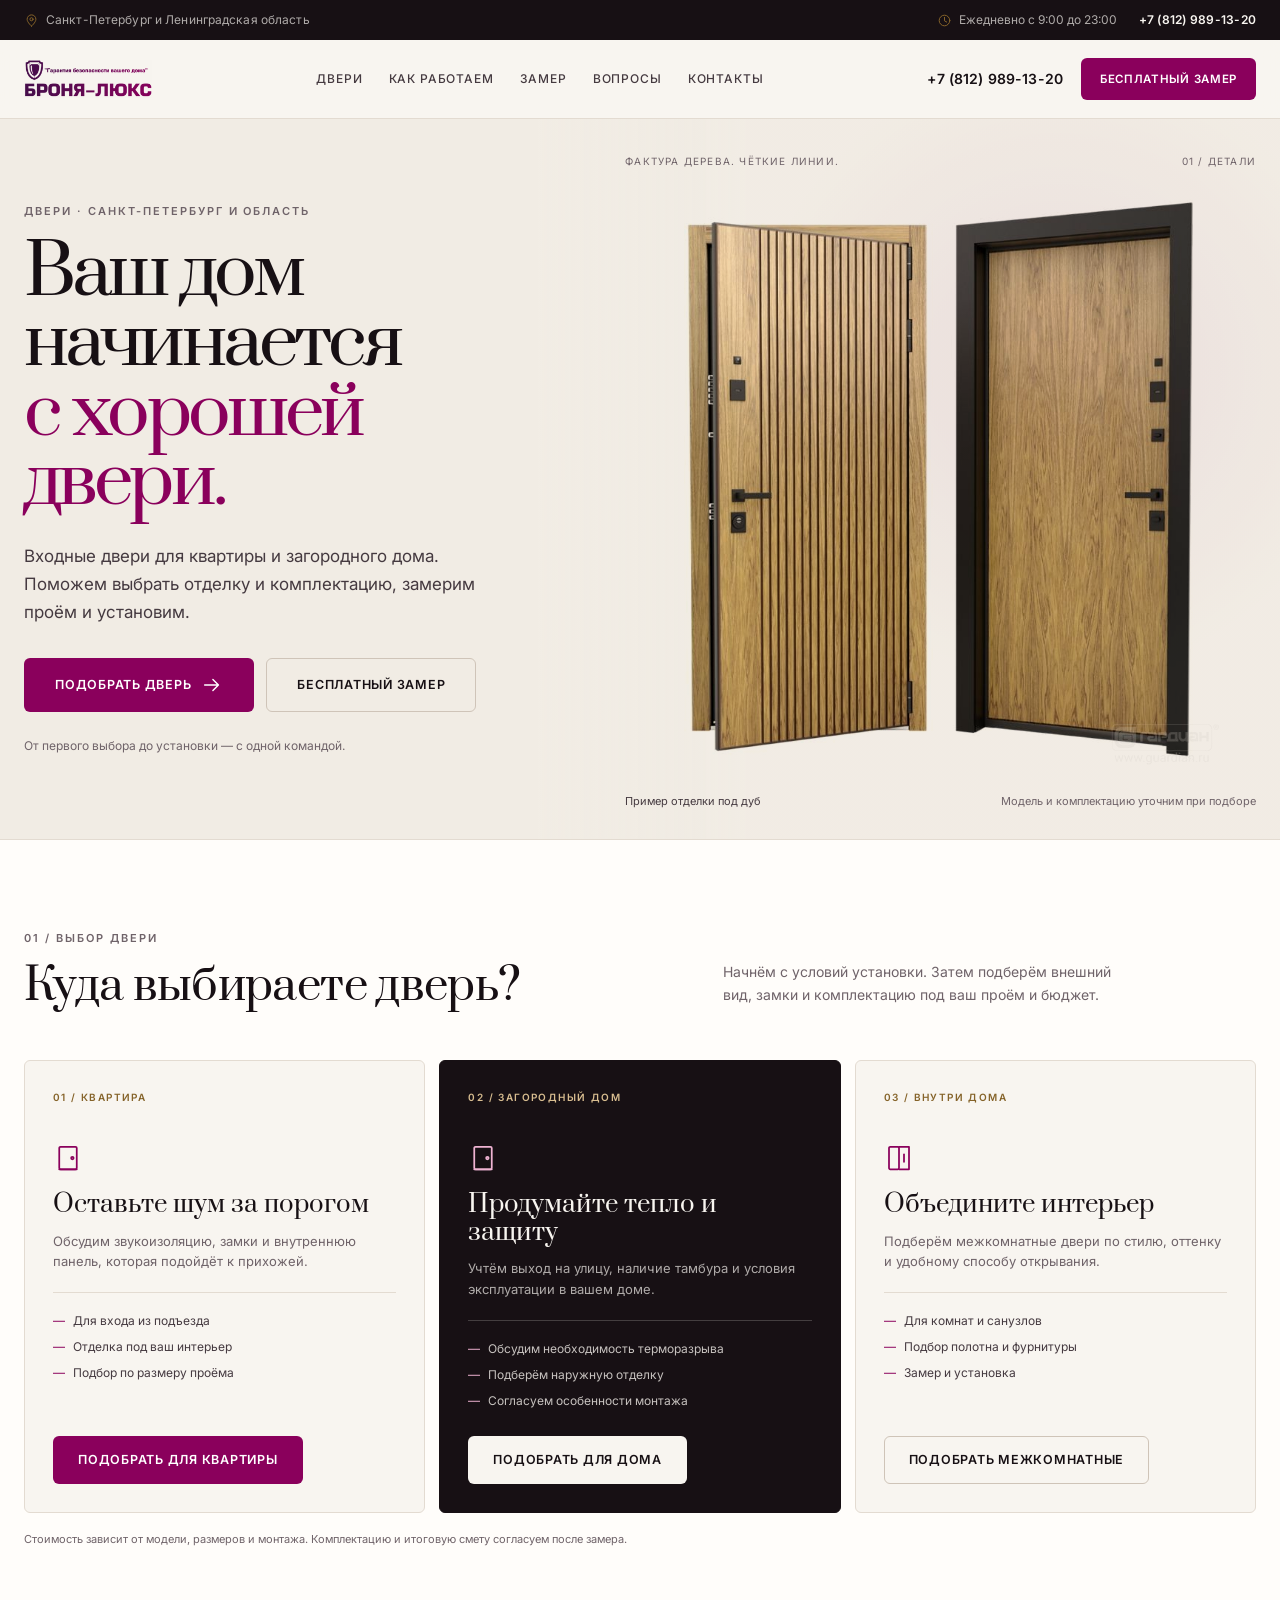
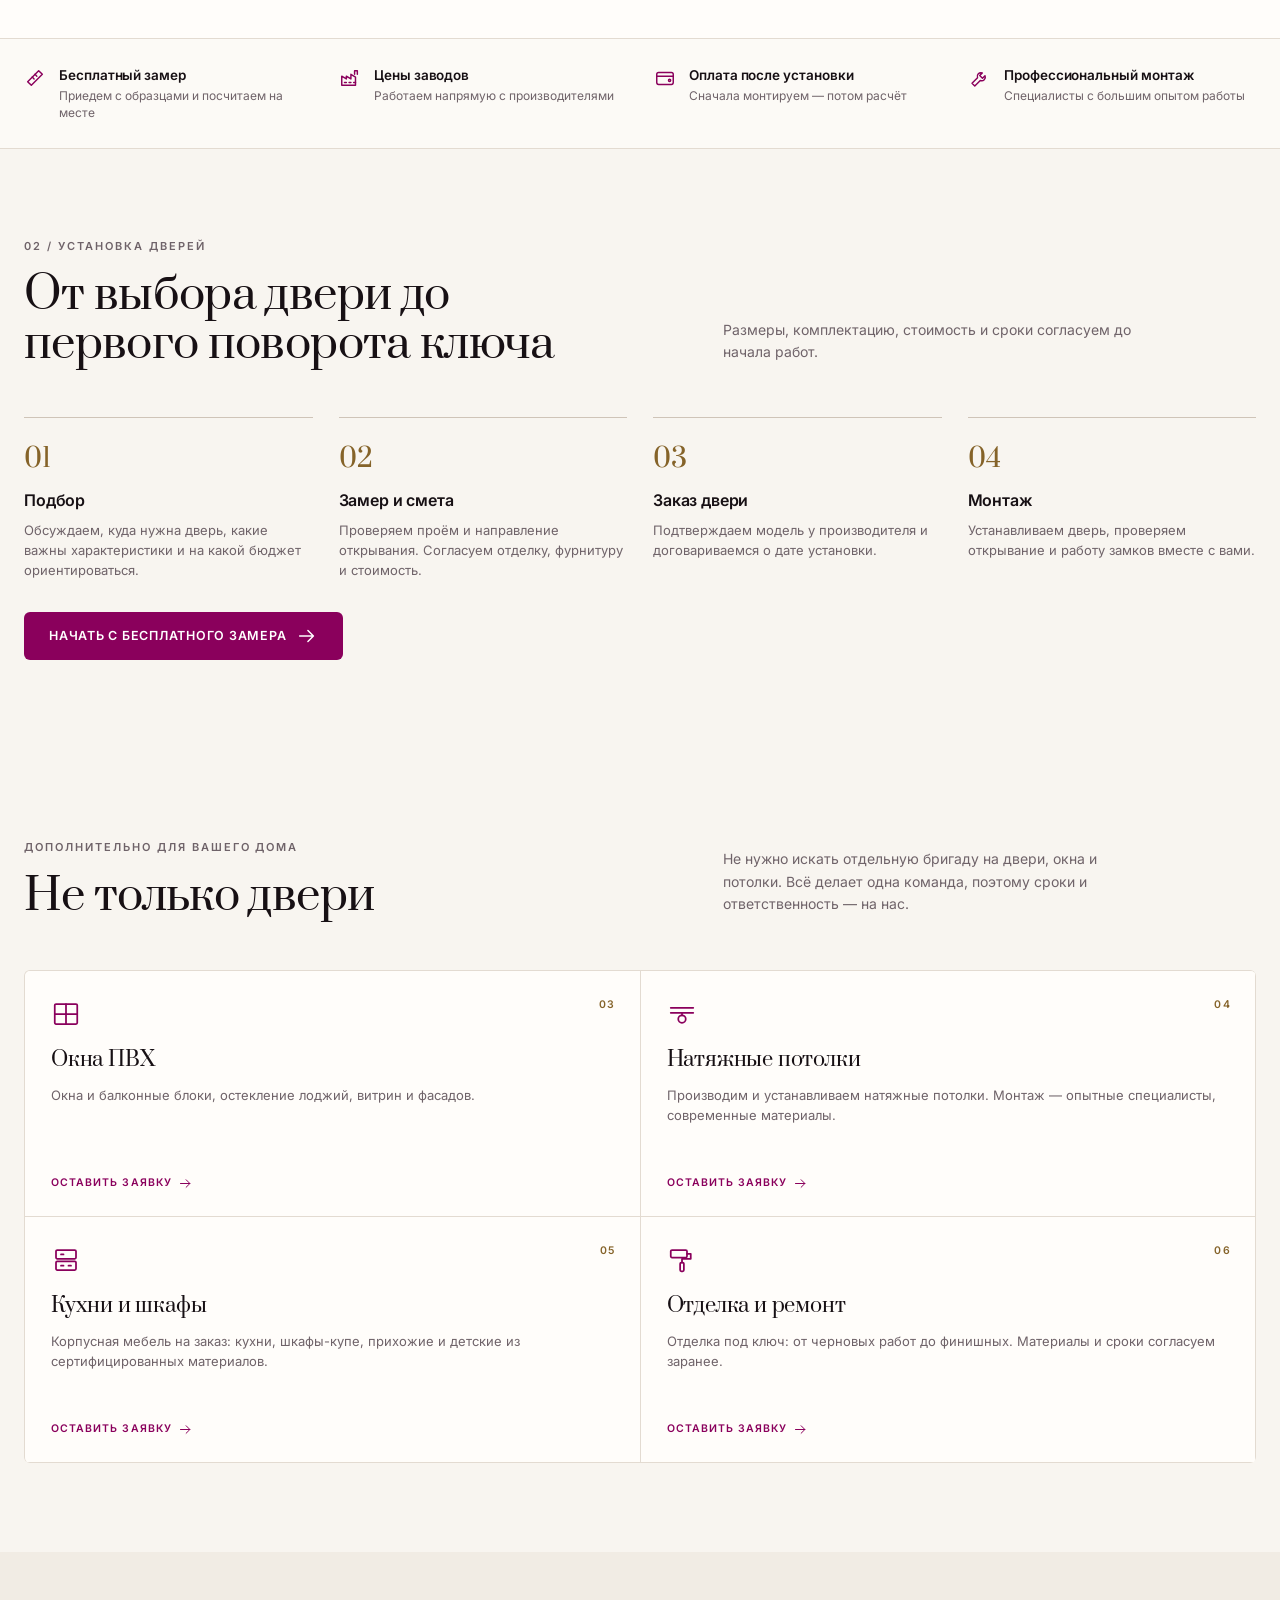
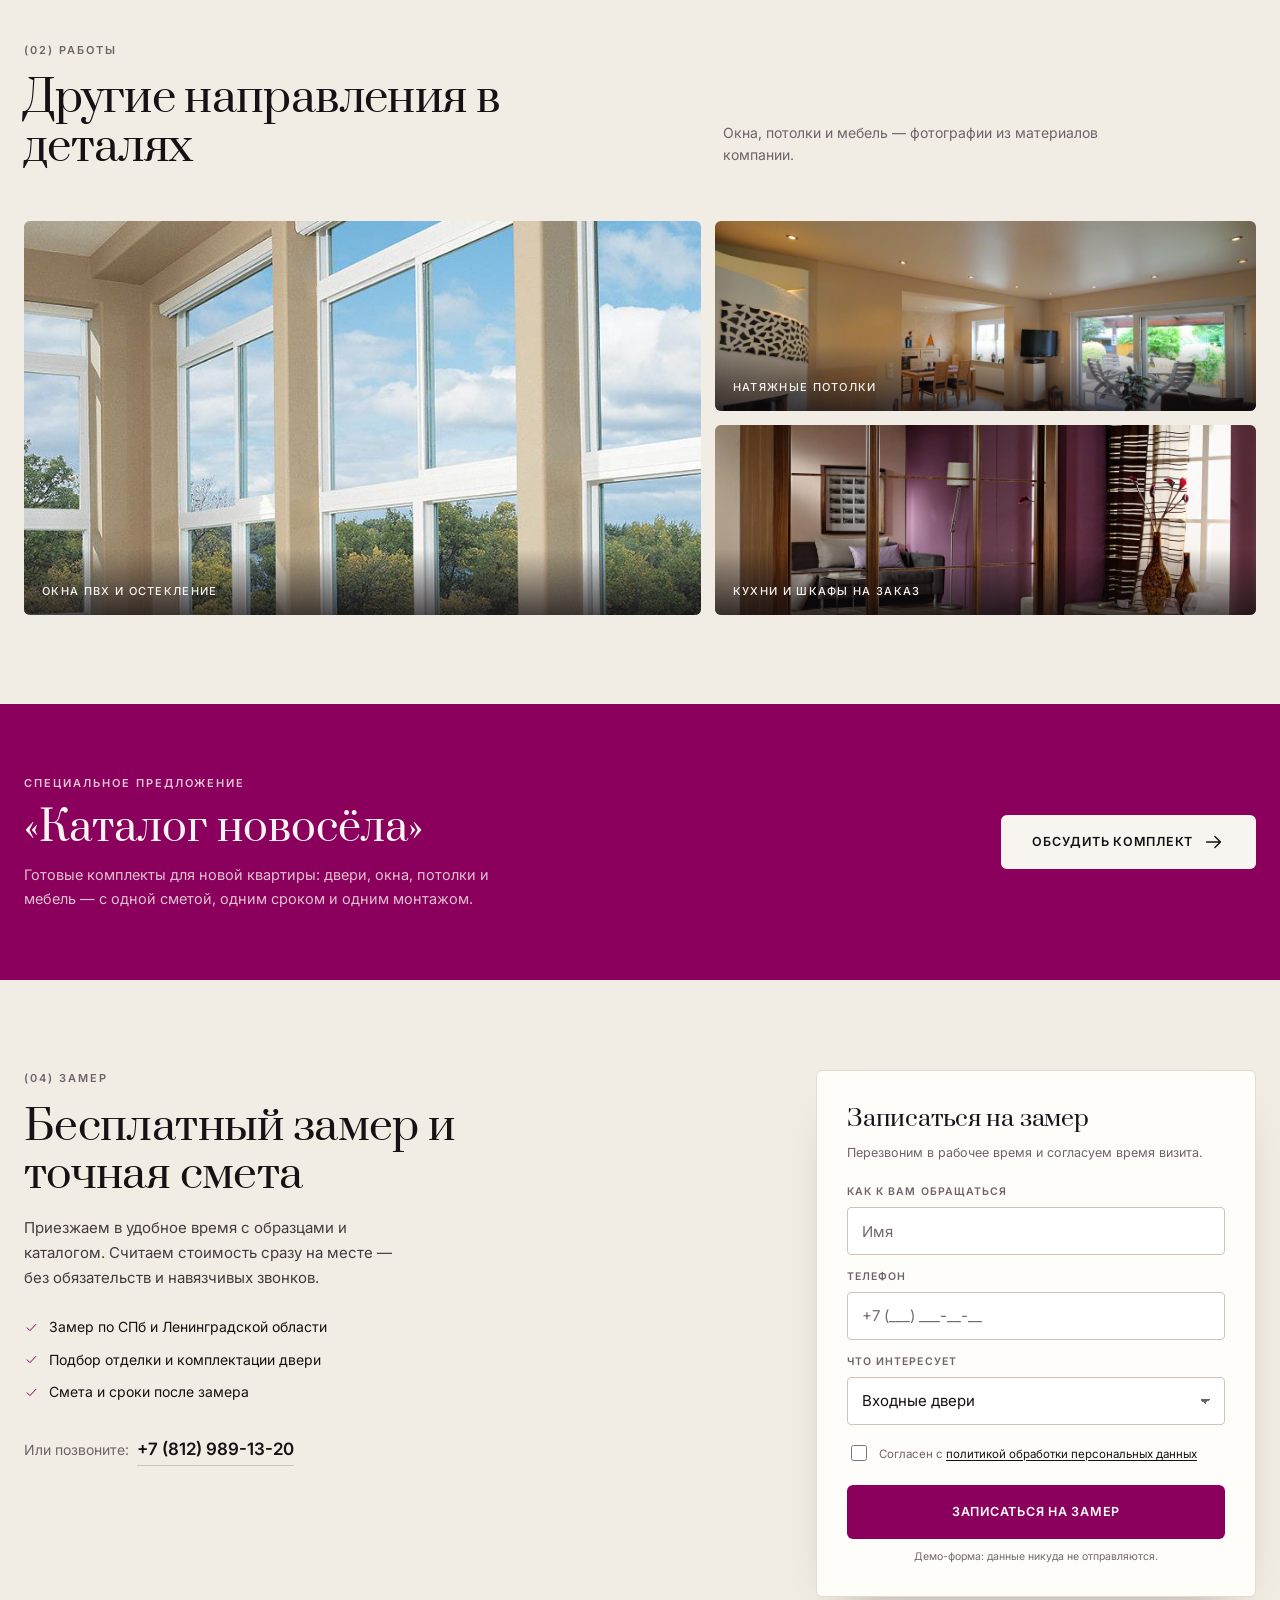
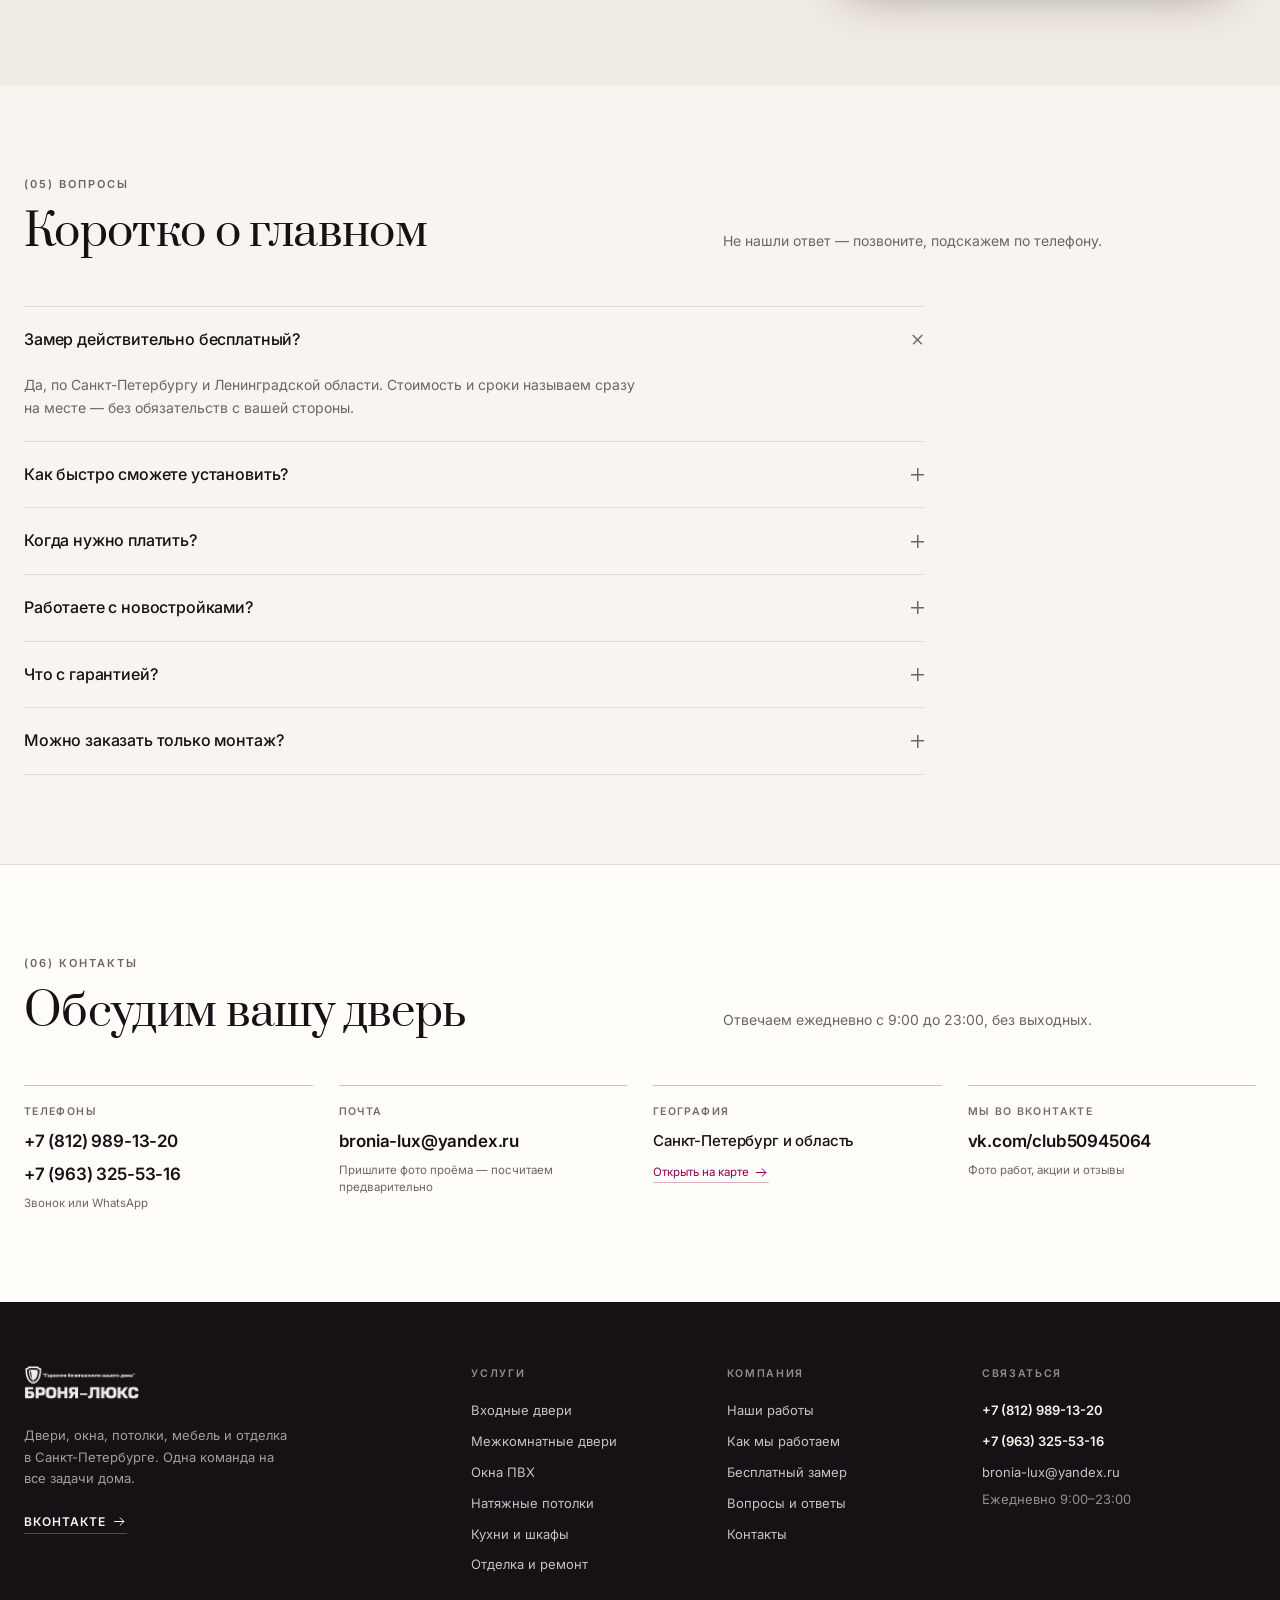
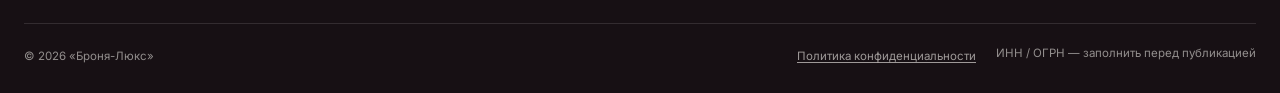
<file: index.html>
<!doctype html>
<html lang="ru">
  <head>
    <meta charset="utf-8" />
    <meta name="viewport" content="width=device-width, initial-scale=1" />
    <title>Входные двери с установкой в Санкт-Петербурге — Броня-Люкс</title>
    <meta
      name="description"
      content="Входные двери для квартиры и загородного дома в Санкт-Петербурге. Подбор отделки и комплектации, бесплатный замер и установка. Межкомнатные двери под ваш интерьер."
    />
    <meta name="theme-color" content="#8a005c" />
    <link rel="canonical" href="https://bronia-lux.com/" />

    <meta property="og:type" content="website" />
    <meta property="og:locale" content="ru_RU" />
    <meta property="og:site_name" content="Броня-Люкс" />
    <meta property="og:title" content="Входные двери с установкой в СПб — Броня-Люкс" />
    <meta
      property="og:description"
      content="Ваш дом начинается с хорошей двери. Подбор входных дверей для квартиры и дома, бесплатный замер и установка в Санкт-Петербурге."
    />
    <meta property="og:image" content="assets/doors.jpg" />
    <meta property="og:url" content="https://bronia-lux.com/" />

    <link rel="icon" href="assets/favicon.svg" type="image/svg+xml" />
    <link rel="preconnect" href="https://fonts.googleapis.com" />
    <link rel="preconnect" href="https://fonts.gstatic.com" crossorigin />
    <link
      href="https://fonts.googleapis.com/css2?family=Inter:wght@400;500;600;700&family=Prata&display=swap"
      rel="stylesheet"
    />
    <link rel="stylesheet" href="styles.css" />

    <script type="application/ld+json">
      {
        "@context": "https://schema.org",
        "@type": "HomeAndConstructionBusiness",
        "name": "Броня-Люкс",
        "description": "Двери, окна ПВХ, натяжные потолки, корпусная мебель и отделка под ключ в Санкт-Петербурге.",
        "url": "https://bronia-lux.com/",
        "telephone": "+7-812-989-13-20",
        "email": "bronia-lux@yandex.ru",
        "areaServed": ["Санкт-Петербург", "Ленинградская область"],
        "openingHours": "Mo-Su 09:00-23:00",
        "sameAs": ["https://vk.com/club50945064"],
        "priceRange": "₽₽"
      }
    </script>
  </head>

  <body id="top">
    <svg class="sprite" aria-hidden="true" focusable="false">
      <symbol id="i-door" viewBox="0 0 24 24">
        <rect x="5" y="3" width="14" height="18" rx="1" />
        <circle cx="15.5" cy="12" r="1" />
        <path d="M5 21h14" />
      </symbol>
      <symbol id="i-interior" viewBox="0 0 24 24">
        <rect x="4" y="3" width="8" height="18" rx="1" />
        <path d="M12 3h8v18h-8" />
        <path d="M16 9v6" />
      </symbol>
      <symbol id="i-window" viewBox="0 0 24 24">
        <rect x="3" y="4" width="18" height="16" rx="1" />
        <path d="M12 4v16M3 12h18" />
      </symbol>
      <symbol id="i-ceiling" viewBox="0 0 24 24">
        <path d="M3 7h18M3 11h18" />
        <circle cx="12" cy="16" r="3" />
        <path d="M12 11v2" />
      </symbol>
      <symbol id="i-kitchen" viewBox="0 0 24 24">
        <rect x="4" y="4" width="16" height="7" rx="1" />
        <rect x="4" y="13" width="16" height="7" rx="1" />
        <path d="M8 7.5h2M8 16.5h2M14 16.5h2" />
      </symbol>
      <symbol id="i-repair" viewBox="0 0 24 24">
        <rect x="3" y="4" width="13" height="6" rx="1" />
        <path d="M16 7h3v4h-7v3" />
        <rect x="10.5" y="14" width="3" height="7" rx="1" />
      </symbol>
      <symbol id="i-ruler" viewBox="0 0 24 24">
        <path d="M4 16 16 4l4 4L8 20z" />
        <path d="M9 11l2 2M12 8l2 2" />
      </symbol>
      <symbol id="i-factory" viewBox="0 0 24 24">
        <path d="M3 20V10l5 3V10l5 3V8l5 3v9z" />
        <path d="M17 8V4h3v4M6 17h2M11 17h2M16 17h2" />
      </symbol>
      <symbol id="i-wallet" viewBox="0 0 24 24">
        <rect x="3" y="6" width="18" height="13" rx="2" />
        <path d="M3 10h18" />
        <circle cx="17" cy="14.5" r="1.2" />
      </symbol>
      <symbol id="i-tools" viewBox="0 0 24 24">
        <path d="M14.5 6.5a4 4 0 0 0-5.2 5.2l-6 6 3 3 6-6a4 4 0 0 0 5.2-5.2l-2.8 2.8-3-3z" />
      </symbol>
      <symbol id="i-phone" viewBox="0 0 24 24">
        <path d="M5 4h3l2 5-2.5 1.5a12 12 0 0 0 6 6L15 14l5 2v3a2 2 0 0 1-2 2A16 16 0 0 1 3 6a2 2 0 0 1 2-2z" />
      </symbol>
      <symbol id="i-mail" viewBox="0 0 24 24">
        <rect x="3" y="5" width="18" height="14" rx="2" />
        <path d="m3 7 9 6 9-6" />
      </symbol>
      <symbol id="i-clock" viewBox="0 0 24 24">
        <circle cx="12" cy="12" r="8.5" />
        <path d="M12 7v5.5l3.5 2" />
      </symbol>
      <symbol id="i-pin" viewBox="0 0 24 24">
        <path d="M12 21s7-6 7-11a7 7 0 1 0-14 0c0 5 7 11 7 11z" />
        <circle cx="12" cy="10" r="2.5" />
      </symbol>
      <symbol id="i-arrow" viewBox="0 0 24 24">
        <path d="M4 12h15m-6-6 6 6-6 6" />
      </symbol>
      <symbol id="i-check" viewBox="0 0 24 24">
        <path d="m5 12.5 4.5 4.5L19 7" />
      </symbol>
      <symbol id="i-plus" viewBox="0 0 24 24">
        <path d="M12 5v14M5 12h14" />
      </symbol>
    </svg>

    <a class="skip-link" href="#main">Перейти к содержанию</a>

    <div class="topbar">
      <div class="container topbar__inner">
        <span class="topbar__place">
          <svg class="icon icon--sm"><use href="#i-pin" /></svg>
          Санкт-Петербург и Ленинградская область
        </span>
        <span class="topbar__right">
          <span class="topbar__hours">
            <svg class="icon icon--sm"><use href="#i-clock" /></svg>
            Ежедневно с 9:00 до 23:00
          </span>
          <a href="tel:+78129891320">+7 (812) 989-13-20</a>
        </span>
      </div>
    </div>

    <header class="header" id="header">
      <div class="container header__inner">
        <a class="logo" href="#top" aria-label="Броня-Люкс — на главную">
          <img src="assets/logo-bronia-lux.png" width="233" height="69" alt="Броня-Люкс" />
        </a>

        <nav class="nav" id="nav" aria-label="Основная навигация">
           <a href="#doors">Двери</a>
          <a href="#process">Как работаем</a>
          <a href="#lead">Замер</a>
          <a href="#faq">Вопросы</a>
          <a href="#contacts">Контакты</a>
        </nav>

        <div class="header__actions">
          <a class="header__phone" href="tel:+78129891320">+7 (812) 989-13-20</a>
          <a class="btn btn--primary header__btn" href="#lead">Бесплатный замер</a>
          <button class="burger" type="button" aria-label="Открыть меню" aria-expanded="false" aria-controls="nav">
            <span></span><span></span><span></span>
          </button>
        </div>
      </div>
    </header>

    <main id="main">
      <section class="door-hero" aria-labelledby="hero-title">
        <div class="container door-hero__inner">
          <div class="door-hero__copy">
            <p class="eyebrow">Двери · Санкт-Петербург и область</p>
            <h1 id="hero-title">Ваш дом начинается <em>с хорошей двери.</em></h1>
            <p class="door-hero__lead">Входные двери для квартиры и загородного дома. Поможем выбрать отделку и комплектацию, замерим проём и установим.</p>
            <div class="hero__actions">
              <a class="btn btn--primary btn--lg" href="#doors">Подобрать дверь <svg class="icon"><use href="#i-arrow" /></svg></a>
              <a class="btn btn--ghost btn--lg" href="#lead" data-service="Входные двери">Бесплатный замер</a>
            </div>
            <p class="door-hero__note">От первого выбора до установки — с одной командой.</p>
          </div>
          <figure class="door-hero__visual">
            <div class="door-hero__label"><span>Фактура дерева. Чёткие линии.</span><span>01 / Детали</span></div>
            <img src="assets/entrance-doors-oak.jpg" width="853" height="853" alt="Два варианта отделки входной двери под дуб: рельефная и гладкая панели" fetchpriority="high" />
            <figcaption>Пример отделки под дуб <span>Модель и комплектацию уточним при подборе</span></figcaption>
          </figure>
        </div>
      </section>

      <section class="section door-selection" id="doors">
        <div class="container">
          <div class="section__head">
            <div><p class="eyebrow">01 / Выбор двери</p><h2>Куда выбираете дверь?</h2></div>
            <p class="section__note">Начнём с условий установки. Затем подберём внешний вид, замки и комплектацию под ваш проём и бюджет.</p>
          </div>
          <div class="door-options">
            <article class="door-option">
              <span class="door-option__number">01 / Квартира</span>
              <svg class="icon icon--lg"><use href="#i-door" /></svg>
              <h3>Оставьте шум за порогом</h3>
              <p>Обсудим звукоизоляцию, замки и внутреннюю панель, которая подойдёт к прихожей.</p>
              <ul><li>Для входа из подъезда</li><li>Отделка под ваш интерьер</li><li>Подбор по размеру проёма</li></ul>
              <a class="btn btn--primary" href="#lead" data-service="Входные двери" data-door="Для квартиры">Подобрать для квартиры</a>
            </article>
            <article class="door-option door-option--dark">
              <span class="door-option__number">02 / Загородный дом</span>
              <svg class="icon icon--lg"><use href="#i-door" /></svg>
              <h3>Продумайте тепло и защиту</h3>
              <p>Учтём выход на улицу, наличие тамбура и условия эксплуатации в вашем доме.</p>
              <ul><li>Обсудим необходимость терморазрыва</li><li>Подберём наружную отделку</li><li>Согласуем особенности монтажа</li></ul>
              <a class="btn btn--light" href="#lead" data-service="Входные двери" data-door="Для дома">Подобрать для дома</a>
            </article>
            <article class="door-option">
              <span class="door-option__number">03 / Внутри дома</span>
              <svg class="icon icon--lg"><use href="#i-interior" /></svg>
              <h3>Объедините интерьер</h3>
              <p>Подберём межкомнатные двери по стилю, оттенку и удобному способу открывания.</p>
              <ul><li>Для комнат и санузлов</li><li>Подбор полотна и фурнитуры</li><li>Замер и установка</li></ul>
              <a class="btn btn--ghost" href="#lead" data-service="Межкомнатные двери">Подобрать межкомнатные</a>
            </article>
          </div>
          <p class="door-selection__note">Стоимость зависит от модели, размеров и монтажа. Комплектацию и итоговую смету согласуем после замера.</p>
        </div>
      </section>

      <section class="benefits" aria-label="Почему нас выбирают">
        <div class="container benefits__grid">
          <div class="benefit">
            <svg class="icon"><use href="#i-ruler" /></svg>
            <div>
              <p class="benefit__title">Бесплатный замер</p>
              <p class="benefit__text">Приедем с образцами и посчитаем на месте</p>
            </div>
          </div>
          <div class="benefit">
            <svg class="icon"><use href="#i-factory" /></svg>
            <div>
              <p class="benefit__title">Цены заводов</p>
              <p class="benefit__text">Работаем напрямую с производителями</p>
            </div>
          </div>
          <div class="benefit">
            <svg class="icon"><use href="#i-wallet" /></svg>
            <div>
              <p class="benefit__title">Оплата после установки</p>
              <p class="benefit__text">Сначала монтируем — потом расчёт</p>
            </div>
          </div>
          <div class="benefit">
            <svg class="icon"><use href="#i-tools" /></svg>
            <div>
              <p class="benefit__title">Профессиональный монтаж</p>
              <p class="benefit__text">Специалисты с большим опытом работы</p>
            </div>
          </div>
        </div>
      </section>

      <section class="section" id="process">
        <div class="container">
          <div class="section__head">
            <div>
              <p class="eyebrow">02 / Установка дверей</p>
              <h2>От выбора двери до первого поворота ключа</h2>
            </div>
            <p class="section__note">Размеры, комплектацию, стоимость и сроки согласуем до начала работ.</p>
          </div>
          <ol class="steps">
            <li class="step"><span class="step__num">01</span><h3>Подбор</h3><p>Обсуждаем, куда нужна дверь, какие важны характеристики и на какой бюджет ориентироваться.</p></li>
            <li class="step"><span class="step__num">02</span><h3>Замер и смета</h3><p>Проверяем проём и направление открывания. Согласуем отделку, фурнитуру и стоимость.</p></li>
            <li class="step"><span class="step__num">03</span><h3>Заказ двери</h3><p>Подтверждаем модель у производителя и договариваемся о дате установки.</p></li>
            <li class="step"><span class="step__num">04</span><h3>Монтаж</h3><p>Устанавливаем дверь, проверяем открывание и работу замков вместе с вами.</p></li>
          </ol>
          <div class="door-process__action"><a class="btn btn--primary" href="#lead" data-service="Входные двери">Начать с бесплатного замера <svg class="icon"><use href="#i-arrow" /></svg></a></div>
        </div>
      </section>

      <section class="section section--additional" id="services">
        <div class="container">
          <div class="section__head">
            <div>
              <p class="eyebrow">Дополнительно для вашего дома</p>
              <h2>Не только двери</h2>
            </div>
            <p class="section__note">
              Не нужно искать отдельную бригаду на двери, окна и потолки. Всё делает одна команда,
              поэтому сроки и ответственность — на нас.
            </p>
          </div>

          <div class="services">
            <a class="service" href="#lead">
              <span class="service__num">03</span>
              <svg class="icon icon--lg service__icon"><use href="#i-window" /></svg>
              <h3>Окна ПВХ</h3>
              <p>Окна и балконные блоки, остекление лоджий, витрин и фасадов.</p>
              <span class="service__more">Оставить заявку <svg class="icon icon--sm"><use href="#i-arrow" /></svg></span>
            </a>
            <a class="service" href="#lead">
              <span class="service__num">04</span>
              <svg class="icon icon--lg service__icon"><use href="#i-ceiling" /></svg>
              <h3>Натяжные потолки</h3>
              <p>Производим и устанавливаем натяжные потолки. Монтаж — опытные специалисты, современные материалы.</p>
              <span class="service__more">Оставить заявку <svg class="icon icon--sm"><use href="#i-arrow" /></svg></span>
            </a>
            <a class="service" href="#lead">
              <span class="service__num">05</span>
              <svg class="icon icon--lg service__icon"><use href="#i-kitchen" /></svg>
              <h3>Кухни и шкафы</h3>
              <p>Корпусная мебель на заказ: кухни, шкафы-купе, прихожие и детские из сертифицированных материалов.</p>
              <span class="service__more">Оставить заявку <svg class="icon icon--sm"><use href="#i-arrow" /></svg></span>
            </a>
            <a class="service" href="#lead">
              <span class="service__num">06</span>
              <svg class="icon icon--lg service__icon"><use href="#i-repair" /></svg>
              <h3>Отделка и ремонт</h3>
              <p>Отделка под ключ: от черновых работ до финишных. Материалы и сроки согласуем заранее.</p>
              <span class="service__more">Оставить заявку <svg class="icon icon--sm"><use href="#i-arrow" /></svg></span>
            </a>
          </div>
        </div>
      </section>

      <section class="section section--works" id="works">
        <div class="container">
          <div class="section__head">
            <div>
              <p class="eyebrow">(02) Работы</p>
              <h2>Другие направления в деталях</h2>
            </div>
            <p class="section__note">Окна, потолки и мебель — фотографии из материалов компании.</p>
          </div>

          <div class="works">
            <figure class="work work--tall">
              <img src="assets/window.jpg" width="1300" height="459" loading="lazy" alt="Остекление и окна ПВХ" />
              <figcaption>Окна ПВХ и остекление</figcaption>
            </figure>
            <figure class="work">
              <img src="assets/roof.jpg" width="1145" height="404" loading="lazy" alt="Натяжной потолок с подсветкой" />
              <figcaption>Натяжные потолки</figcaption>
            </figure>
            <figure class="work">
              <img src="assets/furniture.jpg" width="1200" height="424" loading="lazy" alt="Кухня на заказ" />
              <figcaption>Кухни и шкафы на заказ</figcaption>
            </figure>
          </div>
        </div>
      </section>

      <section class="promo" aria-label="Каталог новосёла">
        <div class="container promo__inner">
          <div>
            <p class="eyebrow eyebrow--light">Специальное предложение</p>
            <h2>«Каталог новосёла»</h2>
            <p class="promo__text">
              Готовые комплекты для новой квартиры: двери, окна, потолки и мебель — с одной сметой,
              одним сроком и одним монтажом.
            </p>
          </div>
            <a class="btn btn--light btn--lg" href="#lead" data-service="Комплексно, «Каталог новосёла»">
            Обсудить комплект
            <svg class="icon"><use href="#i-arrow" /></svg>
          </a>
        </div>
      </section>

      <section class="section section--lead" id="lead">
        <div class="container lead">
          <div class="lead__copy">
            <p class="eyebrow">(04) Замер</p>
            <h2>Бесплатный замер и точная смета</h2>
            <p class="lead__text">
              Приезжаем в удобное время с образцами и каталогом. Считаем стоимость сразу на месте —
              без обязательств и навязчивых звонков.
            </p>
            <ul class="lead__list">
              <li><svg class="icon icon--sm"><use href="#i-check" /></svg> Замер по СПб и Ленинградской области</li>
              <li><svg class="icon icon--sm"><use href="#i-check" /></svg> Подбор отделки и комплектации двери</li>
              <li><svg class="icon icon--sm"><use href="#i-check" /></svg> Смета и сроки после замера</li>
            </ul>
            <p class="lead__call">
              Или позвоните:
              <a href="tel:+78129891320">+7 (812) 989-13-20</a>
            </p>
          </div>

          <div class="lead__form-wrap">
            <form class="form" id="lead-form" novalidate>
              <h3 class="form__title">Записаться на замер</h3>
              <p class="form__sub">Перезвоним в рабочее время и согласуем время визита.</p>
              <p class="form__selection" id="door-selection" aria-live="polite" hidden></p>
              <input type="hidden" id="door-purpose" name="door-purpose" value="" />

              <div class="field">
                <label for="name">Как к вам обращаться</label>
                <input
                  id="name"
                  name="name"
                  type="text"
                  autocomplete="name"
                  placeholder="Имя"
                  aria-describedby="name-error"
                  required
                />
                <span class="field__error" id="name-error" data-error-for="name"></span>
              </div>

              <div class="field">
                <label for="phone">Телефон</label>
                <input
                  id="phone"
                  name="phone"
                  type="tel"
                  inputmode="tel"
                  autocomplete="tel"
                  placeholder="+7 (___) ___-__-__"
                  aria-describedby="phone-error"
                  required
                />
                <span class="field__error" id="phone-error" data-error-for="phone"></span>
              </div>

              <div class="field">
                <label for="service">Что интересует</label>
                <select id="service" name="service">
                  <option>Входные двери</option>
                  <option>Межкомнатные двери</option>
                  <option>Окна ПВХ</option>
                  <option>Натяжные потолки</option>
                  <option>Кухни и шкафы</option>
                  <option>Отделка и ремонт</option>
                  <option>Комплексно, «Каталог новосёла»</option>
                </select>
              </div>

              <label class="consent">
                <input type="checkbox" id="consent" name="consent" aria-describedby="consent-error" required />
                <span>
                  Согласен с
                  <a href="privacy.html" target="_blank" rel="noopener">политикой обработки персональных данных</a>
                </span>
              </label>
              <span class="field__error" id="consent-error" data-error-for="consent"></span>

              <button class="btn btn--primary btn--lg btn--block" type="submit">Записаться на замер</button>
              <p class="form__note">Демо-форма: данные никуда не отправляются.</p>
            </form>

            <div class="form form--success" id="lead-success" hidden>
              <span class="form__success-icon">
                <svg class="icon icon--lg"><use href="#i-check" /></svg>
              </span>
              <h3>Демо-форма заполнена</h3>
              <p>Данные не отправлены. Для записи на замер позвоните: <a href="tel:+78129891320">+7 (812) 989-13-20</a>.</p>
              <button class="btn btn--ghost" type="button" id="lead-reset">Заполнить ещё раз</button>
            </div>
          </div>
        </div>
      </section>

      <section class="section" id="faq">
        <div class="container">
          <div class="section__head">
            <div>
              <p class="eyebrow">(05) Вопросы</p>
              <h2>Коротко о главном</h2>
            </div>
            <p class="section__note">Не нашли ответ — позвоните, подскажем по телефону.</p>
          </div>

          <div class="faq">
            <details class="faq__item" open>
              <summary>Замер действительно бесплатный?</summary>
              <p>
                Да, по Санкт-Петербургу и Ленинградской области. Стоимость и сроки называем сразу на
                месте — без обязательств с вашей стороны.
              </p>
            </details>
            <details class="faq__item">
              <summary>Как быстро сможете установить?</summary>
              <p>
                Дату согласуем после замера. Если модель есть в наличии, часто получается «замер
                сегодня — установка завтра».
              </p>
            </details>
            <details class="faq__item">
              <summary>Когда нужно платить?</summary>
              <p>После установки. Предоплата не требуется.</p>
            </details>
            <details class="faq__item">
              <summary>Работаете с новостройками?</summary>
              <p>
                Да. Для новых квартир есть «Каталог новосёла» — готовые комплекты дверей, окон,
                потолков и мебели с одной сметой.
              </p>
            </details>
            <details class="faq__item">
              <summary>Что с гарантией?</summary>
              <p>
                Условия зависят от модели и производителя. Гарантия на изделие и на монтаж
                фиксируются в договоре до начала работ.
              </p>
            </details>
            <details class="faq__item">
              <summary>Можно заказать только монтаж?</summary>
              <p>
                Обсудим по телефону — зависит от изделия и объёма работ. Иногда проще и выгоднее
                заказать «под ключ».
              </p>
            </details>
          </div>
        </div>
      </section>

      <section class="section section--contacts" id="contacts">
        <div class="container">
          <div class="section__head">
            <div>
              <p class="eyebrow">(06) Контакты</p>
              <h2>Обсудим вашу дверь</h2>
            </div>
            <p class="section__note">Отвечаем ежедневно с 9:00 до 23:00, без выходных.</p>
          </div>

          <div class="contacts">
            <div class="contact-card">
              <p class="contact-card__label">Телефоны</p>
              <a class="contact-card__value" href="tel:+78129891320">+7 (812) 989-13-20</a>
              <a class="contact-card__value" href="tel:+79633255316">+7 (963) 325-53-16</a>
              <p class="contact-card__hint">Звонок или WhatsApp</p>
            </div>
            <div class="contact-card">
              <p class="contact-card__label">Почта</p>
              <a class="contact-card__value" href="mailto:bronia-lux@yandex.ru">bronia-lux@yandex.ru</a>
              <p class="contact-card__hint">Пришлите фото проёма — посчитаем предварительно</p>
            </div>
            <div class="contact-card">
              <p class="contact-card__label">География</p>
              <p class="contact-card__value contact-card__value--text">Санкт-Петербург и область</p>
              <a class="contact-card__hint contact-card__link" href="https://yandex.ru/maps/?text=Броня-Люкс%20Санкт-Петербург" target="_blank" rel="noopener">
                Открыть на карте <svg class="icon icon--sm"><use href="#i-arrow" /></svg>
              </a>
            </div>
            <div class="contact-card">
              <p class="contact-card__label">Мы во ВКонтакте</p>
              <a class="contact-card__value" href="https://vk.com/club50945064" target="_blank" rel="noopener">vk.com/club50945064</a>
              <p class="contact-card__hint">Фото работ, акции и отзывы</p>
            </div>
          </div>
        </div>
      </section>
    </main>

    <footer class="footer">
      <div class="container footer__grid">
        <div class="footer__brand">
          <a class="logo logo--footer" href="#top" aria-label="Броня-Люкс — на главную">
            <img src="assets/logo-bronia-lux.png" width="233" height="69" alt="Броня-Люкс" />
          </a>
          <p>Двери, окна, потолки, мебель и отделка в Санкт-Петербурге. Одна команда на все задачи дома.</p>
          <a class="footer__social" href="https://vk.com/club50945064" target="_blank" rel="noopener">
            ВКонтакте <svg class="icon icon--sm"><use href="#i-arrow" /></svg>
          </a>
        </div>

        <nav class="footer__col" aria-label="Услуги">
          <h3>Услуги</h3>
          <ul>
            <li><a href="#doors">Входные двери</a></li>
            <li><a href="#doors">Межкомнатные двери</a></li>
            <li><a href="#services">Окна ПВХ</a></li>
            <li><a href="#services">Натяжные потолки</a></li>
            <li><a href="#services">Кухни и шкафы</a></li>
            <li><a href="#services">Отделка и ремонт</a></li>
          </ul>
        </nav>

        <nav class="footer__col" aria-label="Компания">
          <h3>Компания</h3>
          <ul>
            <li><a href="#works">Наши работы</a></li>
            <li><a href="#process">Как мы работаем</a></li>
            <li><a href="#lead">Бесплатный замер</a></li>
            <li><a href="#faq">Вопросы и ответы</a></li>
            <li><a href="#contacts">Контакты</a></li>
          </ul>
        </nav>

        <div class="footer__col">
          <h3>Связаться</h3>
          <ul class="footer__contacts">
            <li><a href="tel:+78129891320">+7 (812) 989-13-20</a></li>
            <li><a href="tel:+79633255316">+7 (963) 325-53-16</a></li>
            <li><a href="mailto:bronia-lux@yandex.ru">bronia-lux@yandex.ru</a></li>
            <li class="footer__hours">Ежедневно 9:00–23:00</li>
          </ul>
        </div>
      </div>

      <div class="container footer__bottom">
        <span>© 2026 «Броня-Люкс»</span>
        <span class="footer__legal">
          <a href="privacy.html">Политика конфиденциальности</a>
          <span>ИНН / ОГРН — заполнить перед публикацией</span>
        </span>
      </div>
    </footer>

    <div class="mobile-bar" aria-label="Быстрая связь">
      <a class="mobile-bar__call" href="tel:+78129891320">
        <svg class="icon"><use href="#i-phone" /></svg>
        Позвонить
      </a>
      <a class="mobile-bar__cta" href="#lead">Бесплатный замер</a>
    </div>

    <script src="script.js"></script>
  </body>
</html>
</file>
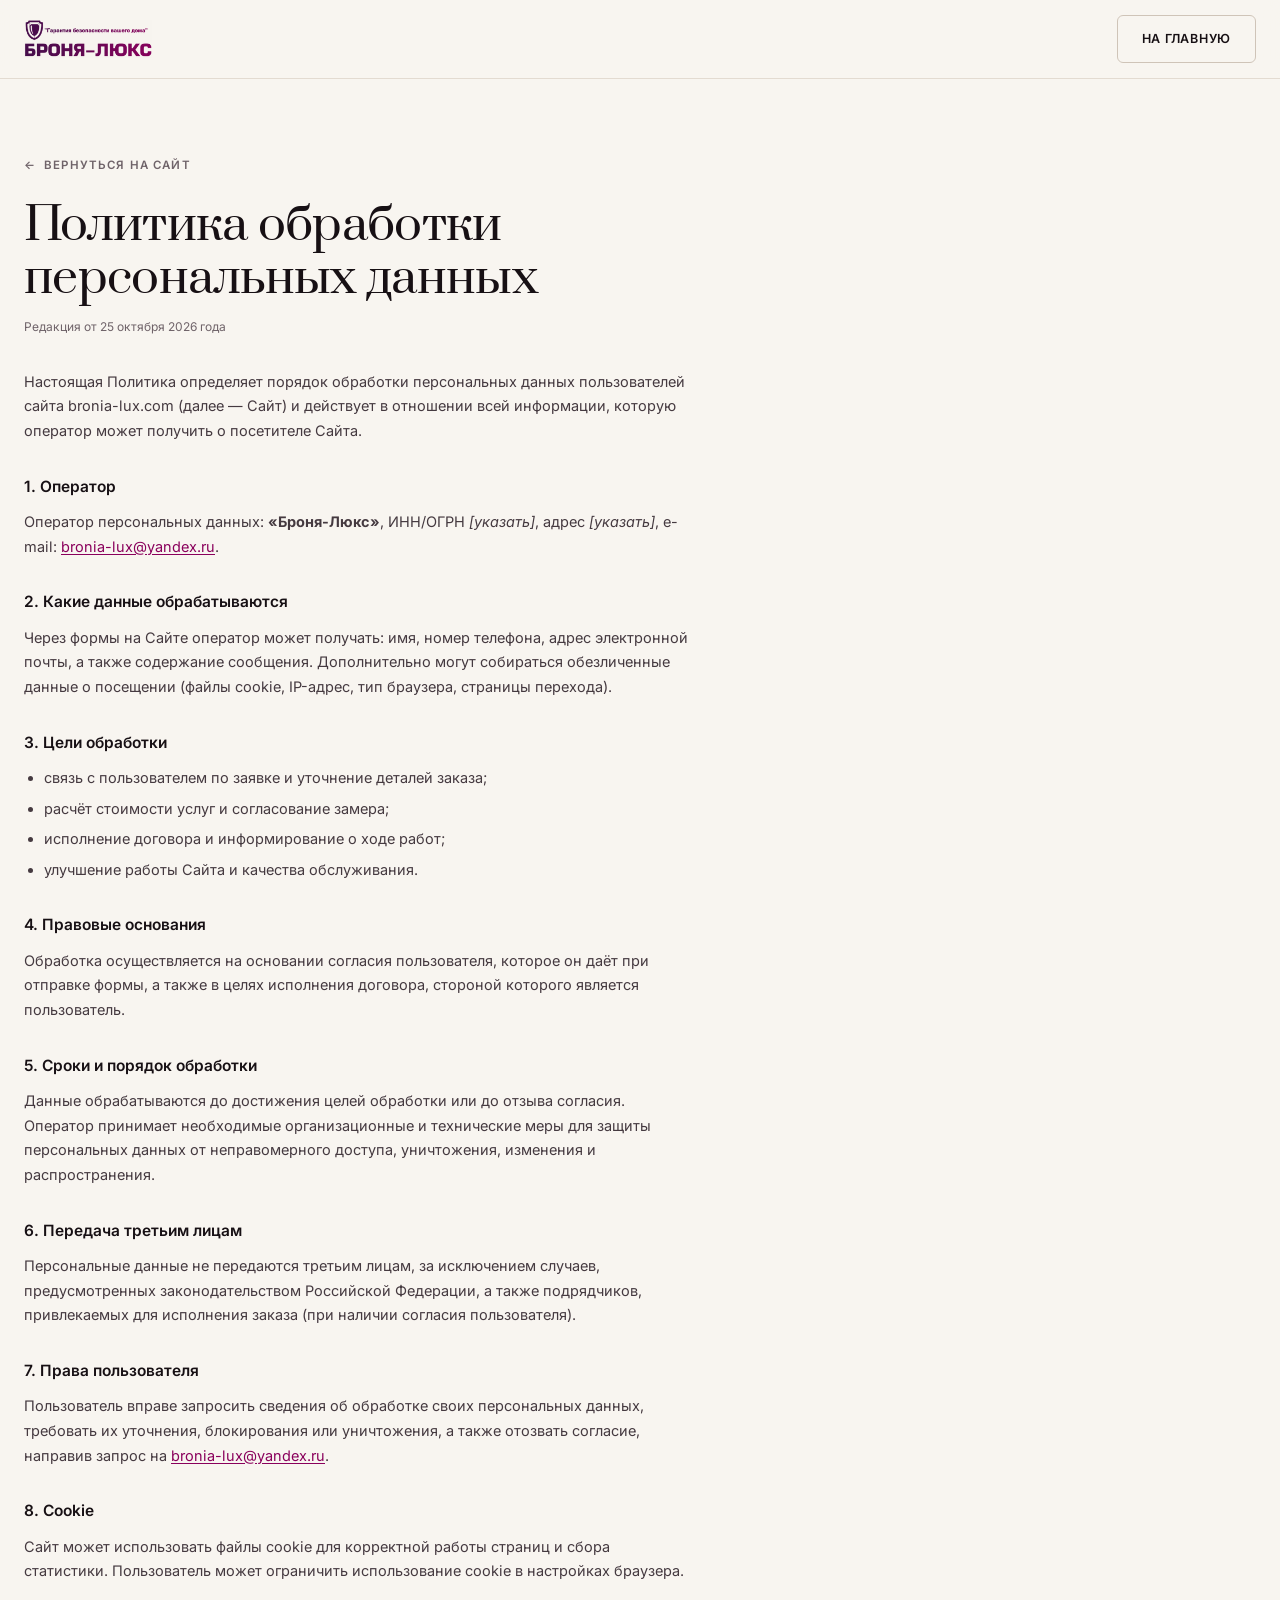
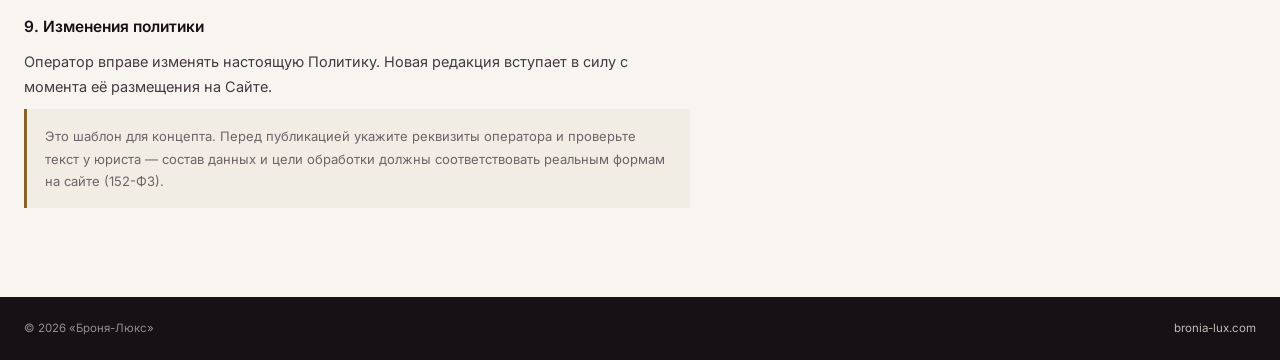
<file: privacy.html>
<!doctype html>
<html lang="ru">
  <head>
    <meta charset="utf-8" />
    <meta name="viewport" content="width=device-width, initial-scale=1" />
    <title>Политика обработки персональных данных — Броня-Люкс</title>
    <meta name="description" content="Политика обработки персональных данных сайта «Броня-Люкс»." />
    <meta name="theme-color" content="#8a005c" />
    <meta name="robots" content="noindex" />
    <link rel="icon" href="assets/favicon.svg" type="image/svg+xml" />
    <link rel="preconnect" href="https://fonts.googleapis.com" />
    <link rel="preconnect" href="https://fonts.gstatic.com" crossorigin />
    <link
      href="https://fonts.googleapis.com/css2?family=Inter:wght@400;500;600;700&family=Prata&display=swap"
      rel="stylesheet"
    />
    <link rel="stylesheet" href="styles.css" />
    <style>
      .legal {
        padding: clamp(40px, 6vw, 72px) 0 clamp(56px, 7vw, 96px);
      }
      .legal__back {
        display: inline-flex;
        align-items: center;
        gap: 8px;
        font-size: 11.5px;
        font-weight: 600;
        letter-spacing: 0.1em;
        text-transform: uppercase;
        color: var(--muted);
      }
      .legal__back:hover { color: var(--burgundy); }
      .legal h1 {
        margin-top: 22px;
        font-family: var(--font-display);
        font-weight: 400;
        font-size: clamp(1.9rem, 3.6vw, 2.9rem);
        line-height: 1.15;
        letter-spacing: -0.015em;
        max-width: 24ch;
      }
      .legal__meta {
        margin-top: 12px;
        font-size: 12px;
        color: var(--muted);
      }
      .legal__body {
        max-width: 74ch;
        margin-top: 34px;
        font-size: 14.5px;
        line-height: 1.7;
        color: var(--ink-soft);
      }
      .legal__body h2 {
        margin: 30px 0 10px;
        font-family: var(--font-body);
        font-size: 15.5px;
        font-weight: 600;
        color: var(--ink);
      }
      .legal__body p + p { margin-top: 10px; }
      .legal__body ul {
        margin: 10px 0 0;
        padding-left: 20px;
        list-style: disc;
      }
      .legal__body li { margin-bottom: 6px; }
      .legal__body a {
        color: var(--burgundy);
        text-decoration: underline;
        text-underline-offset: 2px;
      }
      .legal__note {
        margin-top: 34px;
        padding: 16px 18px;
        border-left: 3px solid var(--brass);
        background: var(--paper-2);
        font-size: 13px;
        color: var(--muted);
      }
      .legal-footer {
        padding: 22px 0;
        background: var(--ink);
        color: rgba(248, 245, 240, 0.55);
        font-size: 11.5px;
      }
      .legal-footer .container {
        display: flex;
        justify-content: space-between;
        flex-wrap: wrap;
        gap: 8px 20px;
      }
      .legal-footer a { color: rgba(248, 245, 240, 0.75); }
    </style>
  </head>

  <body>
    <header class="header">
      <div class="container header__inner">
        <a class="logo" href="index.html" aria-label="Броня-Люкс — на главную">
          <img src="assets/logo-bronia-lux.png" width="233" height="69" alt="Броня-Люкс" />
        </a>
        <a class="btn btn--ghost" href="index.html">На главную</a>
      </div>
    </header>

    <main class="legal">
      <div class="container">
        <a class="legal__back" href="index.html">
          <span aria-hidden="true">←</span>
          Вернуться на сайт
        </a>

        <h1>Политика обработки персональных данных</h1>
        <p class="legal__meta">Редакция от 25 октября 2026 года</p>

        <div class="legal__body">
          <p>
            Настоящая Политика определяет порядок обработки персональных данных пользователей сайта
            bronia-lux.com (далее — Сайт) и действует в отношении всей информации, которую оператор
            может получить о посетителе Сайта.
          </p>

          <h2>1. Оператор</h2>
          <p>
            Оператор персональных данных: <strong>«Броня-Люкс»</strong>, ИНН/ОГРН
            <em>[указать]</em>, адрес <em>[указать]</em>, e-mail:
            <a href="mailto:bronia-lux@yandex.ru">bronia-lux@yandex.ru</a>.
          </p>

          <h2>2. Какие данные обрабатываются</h2>
          <p>
            Через формы на Сайте оператор может получать: имя, номер телефона, адрес электронной
            почты, а также содержание сообщения. Дополнительно могут собираться обезличенные данные
            о посещении (файлы cookie, IP-адрес, тип браузера, страницы перехода).
          </p>

          <h2>3. Цели обработки</h2>
          <ul>
            <li>связь с пользователем по заявке и уточнение деталей заказа;</li>
            <li>расчёт стоимости услуг и согласование замера;</li>
            <li>исполнение договора и информирование о ходе работ;</li>
            <li>улучшение работы Сайта и качества обслуживания.</li>
          </ul>

          <h2>4. Правовые основания</h2>
          <p>
            Обработка осуществляется на основании согласия пользователя, которое он даёт при
            отправке формы, а также в целях исполнения договора, стороной которого является
            пользователь.
          </p>

          <h2>5. Сроки и порядок обработки</h2>
          <p>
            Данные обрабатываются до достижения целей обработки или до отзыва согласия. Оператор
            принимает необходимые организационные и технические меры для защиты персональных данных
            от неправомерного доступа, уничтожения, изменения и распространения.
          </p>

          <h2>6. Передача третьим лицам</h2>
          <p>
            Персональные данные не передаются третьим лицам, за исключением случаев,
            предусмотренных законодательством Российской Федерации, а также подрядчиков,
            привлекаемых для исполнения заказа (при наличии согласия пользователя).
          </p>

          <h2>7. Права пользователя</h2>
          <p>
            Пользователь вправе запросить сведения об обработке своих персональных данных, требовать
            их уточнения, блокирования или уничтожения, а также отозвать согласие, направив запрос на
            <a href="mailto:bronia-lux@yandex.ru">bronia-lux@yandex.ru</a>.
          </p>

          <h2>8. Cookie</h2>
          <p>
            Сайт может использовать файлы cookie для корректной работы страниц и сбора статистики.
            Пользователь может ограничить использование cookie в настройках браузера.
          </p>

          <h2>9. Изменения политики</h2>
          <p>
            Оператор вправе изменять настоящую Политику. Новая редакция вступает в силу с момента её
            размещения на Сайте.
          </p>

          <p class="legal__note">
            Это шаблон для концепта. Перед публикацией укажите реквизиты оператора и проверьте текст
            у юриста — состав данных и цели обработки должны соответствовать реальным формам на сайте
            (152-ФЗ).
          </p>
        </div>
      </div>
    </main>

    <footer class="legal-footer">
      <div class="container">
        <span>© 2026 «Броня-Люкс»</span>
        <a href="index.html">bronia-lux.com</a>
      </div>
    </footer>

    <script src="script.js"></script>
  </body>
</html>
</file>
<file: styles.css>
/* =========================================================
   Броня-Люкс — концепт редизайна
   Палитра построена на фирменном бордовом из логотипа
   ========================================================= */

:root {
  --ink: #171014;
  --ink-soft: #453a40;
  --muted: #6f6369;
  --faint: #74696f;

  --paper: #f8f5f0;
  --paper-2: #f1ece4;
  --surface: #fffdfa;
  --white: #ffffff;

  --line: #e3dbd1;
  --line-strong: #cfc4b8;

  --burgundy: #8a005c;
  --burgundy-deep: #6c0048;
  --burgundy-soft: #f5e7f0;
  --blush: #efb3d2;
  --brass: #856329;
  --error: #b3261e;

  --radius: 6px;
  --container: 1240px;
  --header-h: 78px;

  --font-body: "Inter", "Segoe UI", system-ui, -apple-system, Arial, sans-serif;
  --font-display: "Prata", Georgia, "Times New Roman", serif;

  --shadow-sm: 0 2px 10px -6px rgba(23, 16, 20, 0.35);
  --shadow-md: 0 24px 48px -32px rgba(23, 16, 20, 0.45);
}

*,
*::before,
*::after {
  box-sizing: border-box;
}

html {
  scroll-behavior: smooth;
  scroll-padding-top: calc(var(--header-h) + 16px);
  -webkit-text-size-adjust: 100%;
}

body {
  margin: 0;
  background: var(--paper);
  color: var(--ink);
  font-family: var(--font-body);
  font-size: 16px;
  line-height: 1.6;
  -webkit-font-smoothing: antialiased;
}

h1,
h2,
h3,
h4,
p,
figure,
dl,
dd {
  margin: 0;
}

ul,
ol {
  margin: 0;
  padding: 0;
  list-style: none;
}

img,
svg {
  display: block;
  max-width: 100%;
}

a {
  color: inherit;
  text-decoration: none;
}

button,
input,
select {
  font: inherit;
  color: inherit;
}

::selection {
  background: var(--burgundy);
  color: var(--white);
}

:focus-visible {
  outline: 2px solid var(--burgundy);
  outline-offset: 3px;
  border-radius: 2px;
}

.sprite {
  position: absolute;
  width: 0;
  height: 0;
  overflow: hidden;
}

.container {
  width: min(var(--container), 100% - 48px);
  margin-inline: auto;
}

.icon {
  width: 22px;
  height: 22px;
  flex: none;
  fill: none;
  stroke: currentColor;
  stroke-width: 1.6;
  stroke-linecap: round;
  stroke-linejoin: round;
}

.icon--sm {
  width: 15px;
  height: 15px;
}

.icon--lg {
  width: 30px;
  height: 30px;
  stroke-width: 1.4;
}

.skip-link {
  position: absolute;
  top: 8px;
  left: 8px;
  z-index: 100;
  padding: 10px 16px;
  background: var(--ink);
  color: var(--paper);
  transform: translateY(-150%);
  transition: transform 0.2s ease;
}

.skip-link:focus {
  transform: none;
}

/* ------------------------- Кнопки ------------------------- */
.btn {
  display: inline-flex;
  align-items: center;
  justify-content: center;
  gap: 10px;
  height: 48px;
  padding: 0 24px;
  border: 1px solid transparent;
  border-radius: var(--radius);
  background: none;
  font-size: 12.5px;
  font-weight: 600;
  letter-spacing: 0.06em;
  text-transform: uppercase;
  white-space: nowrap;
  transition:
    background-color 0.22s ease,
    border-color 0.22s ease,
    color 0.22s ease,
    transform 0.22s ease,
    box-shadow 0.22s ease;
}

.btn--lg {
  height: 54px;
  padding: 0 30px;
}

.btn--block {
  width: 100%;
}

.btn--primary {
  background: var(--burgundy);
  color: var(--white);
}

.btn--primary:hover {
  background: var(--burgundy-deep);
  transform: translateY(-1px);
  box-shadow: 0 16px 28px -18px rgba(138, 0, 92, 0.9);
}

.btn--ghost {
  border-color: var(--line-strong);
  color: var(--ink);
}

.btn--ghost:hover {
  border-color: var(--ink);
  background: var(--surface);
}

.btn--light {
  background: var(--paper);
  color: var(--ink);
}

.btn--light:hover {
  background: var(--white);
  transform: translateY(-1px);
}

.btn--outline {
  border-color: rgba(248, 245, 240, 0.42);
  color: var(--paper);
}

.btn--outline:hover {
  border-color: var(--paper);
  background: rgba(248, 245, 240, 0.1);
}

/* ------------------------- Верхняя полоса ------------------------- */
.topbar {
  background: var(--ink);
  color: rgba(248, 245, 240, 0.68);
  font-size: 12px;
}

.topbar__inner {
  min-height: 40px;
  display: flex;
  align-items: center;
  justify-content: space-between;
  gap: 16px;
}

.topbar__place,
.topbar__right,
.topbar__hours {
  display: inline-flex;
  align-items: center;
  gap: 7px;
}

.topbar__place {
  letter-spacing: 0.01em;
}

.topbar__place .icon,
.topbar__hours .icon {
  color: var(--brass);
}

.topbar__right {
  gap: 22px;
}

.topbar__right a {
  padding-block: 3px;
  color: var(--paper);
  font-weight: 600;
  letter-spacing: 0.02em;
}

.topbar__right a:hover {
  color: var(--white);
  text-decoration: underline;
  text-underline-offset: 3px;
}

/* ------------------------- Шапка ------------------------- */
.header {
  position: sticky;
  top: 0;
  z-index: 40;
  background: rgba(248, 245, 240, 0.94);
  backdrop-filter: blur(14px);
  border-bottom: 1px solid var(--line);
  transition: box-shadow 0.25s ease;
}

.header.is-scrolled {
  box-shadow: 0 10px 30px -24px rgba(23, 16, 20, 0.6);
}

.header__inner {
  position: relative;
  min-height: var(--header-h);
  display: flex;
  align-items: center;
  justify-content: space-between;
  gap: 24px;
}

.logo img {
  width: auto;
  height: 38px;
}

.nav {
  display: flex;
  align-items: center;
  gap: 26px;
}

.nav a {
  position: relative;
  padding-block: 6px;
  font-size: 12px;
  font-weight: 500;
  letter-spacing: 0.07em;
  text-transform: uppercase;
  color: var(--ink-soft);
  transition: color 0.2s ease;
}

.nav a::after {
  content: "";
  position: absolute;
  left: 0;
  bottom: 0;
  width: 100%;
  height: 1px;
  background: var(--burgundy);
  transform: scaleX(0);
  transform-origin: left;
  transition: transform 0.25s ease;
}

.nav a:hover {
  color: var(--burgundy);
}

.nav a:hover::after {
  transform: scaleX(1);
}

.header__actions {
  display: flex;
  align-items: center;
  gap: 18px;
}

.header__phone {
  padding-block: 4px;
  font-size: 14px;
  font-weight: 600;
  letter-spacing: 0.01em;
  white-space: nowrap;
}

.header__phone:hover {
  color: var(--burgundy);
}

.header__btn {
  height: 42px;
  padding: 0 18px;
  font-size: 11.5px;
}

.burger {
  display: none;
  width: 44px;
  height: 44px;
  padding: 12px 10px;
  flex-direction: column;
  justify-content: space-between;
  border: 1px solid var(--line-strong);
  border-radius: var(--radius);
  background: var(--surface);
}

.burger span {
  display: block;
  height: 1.5px;
  width: 100%;
  background: var(--ink);
  transition: transform 0.25s ease, opacity 0.2s ease;
}

.burger[aria-expanded="true"] span:nth-child(1) {
  transform: translateY(8.5px) rotate(45deg);
}

.burger[aria-expanded="true"] span:nth-child(2) {
  opacity: 0;
}

.burger[aria-expanded="true"] span:nth-child(3) {
  transform: translateY(-8.5px) rotate(-45deg);
}

/* ------------------------- Hero: двери ------------------------- */
.door-hero {
  position: relative;
  overflow: hidden;
  background: var(--paper-2);
  border-bottom: 1px solid var(--line);
}

.door-hero::before {
  content: "";
  position: absolute;
  inset: 0 0 0 42%;
  background: linear-gradient(90deg, var(--paper-2), rgba(241, 236, 228, 0.18) 28%), radial-gradient(circle at 70% 35%, rgba(138, 0, 92, 0.08), transparent 45%);
}

.door-hero__inner {
  position: relative;
  display: grid;
  grid-template-columns: minmax(0, 0.92fr) minmax(390px, 1.08fr);
  align-items: center;
  min-height: min(720px, calc(100vh - var(--header-h) - 40px));
  gap: clamp(32px, 5vw, 86px);
}

.door-hero__copy { position: relative; z-index: 1; padding: 64px 0; }
.door-hero h1 {
  max-width: 9ch;
  margin-top: 18px;
  font-family: var(--font-display);
  font-size: clamp(3rem, 5.5vw, 5.8rem);
  font-weight: 400;
  line-height: 0.99;
  letter-spacing: -0.055em;
}
.door-hero h1 em { display: block; color: var(--burgundy); font-style: normal; }
.door-hero__lead { max-width: 43ch; margin-top: 25px; font-size: 17px; line-height: 1.65; color: var(--ink-soft); }
.door-hero__note { margin-top: 24px; font-size: 12px; color: var(--muted); }
.door-hero__visual { position: relative; align-self: stretch; min-height: 580px; margin: 0; }
.door-hero__visual img { width: 100%; height: 100%; object-fit: contain; object-position: center; mix-blend-mode: multiply; filter: contrast(1.02); }
.door-hero__label { position: absolute; top: 34px; left: 0; right: 0; z-index: 1; display: flex; justify-content: space-between; font-size: 10px; letter-spacing: .12em; text-transform: uppercase; color: var(--muted); }
.door-hero__visual figcaption { position: absolute; bottom: 28px; left: 0; right: 0; display: flex; justify-content: space-between; gap: 16px; font-size: 11px; color: var(--ink-soft); }
.door-hero__visual figcaption span { color: var(--muted); }

.door-selection { background: var(--surface); }
.door-options { display: grid; grid-template-columns: repeat(3, minmax(0, 1fr)); gap: 14px; }
.door-option { display: flex; flex-direction: column; min-height: 440px; padding: 28px; background: var(--paper); border: 1px solid var(--line); border-radius: var(--radius); }
.door-option--dark { background: var(--ink); color: var(--paper); border-color: var(--ink); }
.door-option__number { font-size: 10px; font-weight: 600; letter-spacing: .14em; color: var(--brass); text-transform: uppercase; }
.door-option .icon { margin-top: 38px; color: var(--burgundy); }
.door-option--dark .icon { color: var(--blush); }
.door-option h3 { margin-top: 18px; font-family: var(--font-display); font-size: 24px; font-weight: 400; line-height: 1.15; }
.door-option p { margin-top: 12px; font-size: 13px; line-height: 1.6; color: var(--muted); }
.door-option--dark p { color: rgba(248, 245, 240, .68); }
.door-option ul { display: grid; gap: 7px; margin: 20px 0 26px; padding-top: 18px; border-top: 1px solid var(--line); font-size: 12px; color: var(--ink-soft); }
.door-option--dark ul { border-color: rgba(248, 245, 240, .2); color: rgba(248, 245, 240, .78); }
.door-option li::before { content: "—"; margin-right: 8px; color: var(--burgundy); }
.door-option--dark li::before { color: var(--blush); }
.door-option .btn { align-self: flex-start; margin-top: auto; }
.door-selection__note { margin-top: 18px; font-size: 11px; color: var(--muted); }
.section--additional { padding-top: 80px; }
.section--additional .services { grid-template-columns: repeat(2, minmax(0, 1fr)); }
.door-process__action { margin-top: 32px; }
.door-option--dark .door-option__number { color: #d8bd90; }
.form__selection { margin: -8px 0 18px; padding: 10px 12px; border-left: 2px solid var(--burgundy); background: var(--burgundy-soft); font-size: 12px; color: var(--burgundy-deep); }

/* ------------------------- Hero: legacy atmospheric styles ------------------------- */
.hero {
  position: relative;
  isolation: isolate;
  display: flex;
  align-items: flex-end;
  min-height: clamp(620px, 82vh, 860px);
  padding: clamp(48px, 6vw, 84px) 0;
  overflow: hidden;
  background: #10080d;
  color: var(--paper);
}

.hero__bg {
  position: absolute;
  inset: 0;
  z-index: -2;
  opacity: 0.74;
  transform: scale(1.04);
  animation: hero-image-drift 18s ease-in-out infinite alternate;
}

.hero__bg img {
  width: 100%;
  height: 100%;
  object-fit: cover;
  object-position: 78% center;
  filter: saturate(0.72) contrast(1.12) brightness(0.8);
}

.hero::after {
  content: "";
  position: absolute;
  inset: 0;
  z-index: -1;
  background:
    linear-gradient(90deg, rgba(11, 5, 10, 0.98) 0%, rgba(18, 5, 15, 0.86) 42%, rgba(10, 5, 10, 0.25) 83%),
    linear-gradient(to top, rgba(9, 5, 9, 0.9), rgba(9, 5, 9, 0) 66%);
}

.hero__atmosphere { position: absolute; inset: 0; z-index: -1; overflow: hidden; pointer-events: none; }
.hero__orb { position: absolute; border-radius: 50%; filter: blur(2px); mix-blend-mode: screen; opacity: 0.46; }
.hero__orb--one { width: 42vw; height: 42vw; top: -18vw; right: 10%; background: radial-gradient(circle, rgba(181, 0, 101, 0.72), transparent 68%); animation: orb-float 14s ease-in-out infinite alternate; }
.hero__orb--two { width: 30vw; height: 30vw; bottom: -18vw; left: 18%; background: radial-gradient(circle, rgba(126, 0, 78, 0.7), transparent 68%); animation: orb-float 17s ease-in-out -5s infinite alternate-reverse; }
.hero__smoke { position: absolute; width: 58vw; height: 25vw; border-radius: 50%; filter: blur(44px); opacity: 0.24; background: rgba(241, 205, 223, 0.48); animation: smoke-float 22s ease-in-out infinite alternate; }
.hero__smoke--one { left: 26%; bottom: 8%; }
.hero__smoke--two { right: -15%; top: 26%; opacity: 0.17; animation-delay: -9s; }
.hero__grid { position: absolute; inset: 0; opacity: 0.16; background-image: linear-gradient(rgba(255,255,255,.16) 1px, transparent 1px), linear-gradient(90deg, rgba(255,255,255,.16) 1px, transparent 1px); background-size: 72px 72px; mask-image: linear-gradient(90deg, #000, transparent 70%); }

@keyframes hero-image-drift { to { transform: scale(1.1) translate3d(-1.2%, -0.8%, 0); } }
@keyframes orb-float { to { transform: translate3d(-7%, 10%, 0) scale(1.12); } }
@keyframes smoke-float { to { transform: translate3d(18%, -13%, 0) scale(1.35); opacity: 0.34; } }

.hero__inner {
  position: relative;
  display: flex;
  align-items: flex-end;
  justify-content: space-between;
  gap: 48px;
}

.hero__copy {
  max-width: 660px;
}

.eyebrow {
  font-size: 11px;
  font-weight: 600;
  letter-spacing: 0.18em;
  text-transform: uppercase;
  color: var(--muted);
}

.eyebrow--light {
  color: rgba(248, 245, 240, 0.8);
}

.hero__title {
  margin: 20px 0 0;
  font-family: var(--font-body);
  font-weight: 700;
  font-size: clamp(3rem, 6.2vw, 6.1rem);
  line-height: 0.91;
  letter-spacing: -0.07em;
}

.hero__title span {
  display: block;
  margin-top: 8px;
  color: #e6a1cb;
  text-shadow: 0 0 40px rgba(178, 0, 99, 0.42);
}

.hero__lead {
  max-width: 46ch;
  margin-top: 22px;
  font-size: 17px;
  line-height: 1.55;
  color: rgba(248, 245, 240, 0.84);
}

.hero__actions {
  display: flex;
  flex-wrap: wrap;
  gap: 12px;
  margin-top: 32px;
}

.hero__points {
  display: flex;
  flex-wrap: wrap;
  gap: 10px 22px;
  margin-top: 34px;
  padding-top: 22px;
  border-top: 1px solid rgba(248, 245, 240, 0.22);
  font-size: 12.5px;
  color: rgba(248, 245, 240, 0.74);
}

.hero__points li {
  display: inline-flex;
  align-items: center;
  gap: 7px;
}

.hero__points .icon {
  color: var(--blush);
}

.hero__aside {
  display: flex;
  flex-direction: column;
  align-items: flex-end;
  gap: 12px;
  flex: none;
  padding-bottom: 4px;
}

.hero__badge {
  font-size: 10.5px;
  font-weight: 500;
  letter-spacing: 0.14em;
  text-transform: uppercase;
  color: rgba(248, 245, 240, 0.68);
}

.hero__card {
  min-width: 224px;
  padding: 20px 24px;
  background: rgba(25, 13, 22, 0.72);
  border: 1px solid rgba(245, 183, 219, 0.32);
  border-radius: 14px;
  backdrop-filter: blur(14px);
  box-shadow: var(--shadow-md);
  color: var(--paper);
}

.hero__card-time {
  display: block;
  font-family: var(--font-display);
  font-size: 32px;
  line-height: 1;
  color: var(--blush);
}

.hero__card p {
  margin-top: 7px;
  font-size: 12.5px;
  line-height: 1.45;
  color: rgba(248, 245, 240, 0.74);
}

/* ------------------------- Преимущества ------------------------- */
.benefits {
  border-block: 1px solid var(--line);
  background: rgba(255, 253, 250, 0.6);
  padding: 26px 0;
}

.benefits__grid {
  display: grid;
  grid-template-columns: repeat(4, minmax(0, 1fr));
  gap: 28px;
}

.benefit {
  display: flex;
  align-items: flex-start;
  gap: 13px;
}

.benefit > .icon {
  color: var(--burgundy);
  margin-top: 2px;
}

.benefit__title {
  font-size: 13.5px;
  font-weight: 600;
  letter-spacing: -0.005em;
}

.benefit__text {
  font-size: 12px;
  line-height: 1.45;
  color: var(--muted);
}

/* ------------------------- Секции ------------------------- */
.section {
  padding: clamp(60px, 7vw, 104px) 0;
}

.section__head {
  display: grid;
  grid-template-columns: minmax(0, 1.1fr) minmax(0, 0.9fr);
  align-items: end;
  gap: 32px 48px;
  margin-bottom: clamp(32px, 4vw, 48px);
}

.section__head h2 {
  margin-top: 16px;
  font-family: var(--font-display);
  font-weight: 400;
  font-size: clamp(1.9rem, 3.4vw, 2.9rem);
  line-height: 1.12;
  letter-spacing: -0.015em;
  max-width: 20ch;
}

.section__note {
  max-width: 46ch;
  padding-bottom: 6px;
  font-size: 14px;
  line-height: 1.6;
  color: var(--muted);
}

/* ------------------------- Услуги ------------------------- */
.services {
  display: grid;
  grid-template-columns: repeat(3, minmax(0, 1fr));
  border-top: 1px solid var(--line);
  border-left: 1px solid var(--line);
  border-radius: var(--radius);
  overflow: hidden;
}

.service {
  position: relative;
  display: flex;
  flex-direction: column;
  gap: 9px;
  min-height: 246px;
  padding: 28px 26px 24px;
  background: var(--surface);
  border-right: 1px solid var(--line);
  border-bottom: 1px solid var(--line);
  transition:
    background-color 0.25s ease,
    color 0.25s ease;
}

.service__num {
  position: absolute;
  top: 26px;
  right: 24px;
  font-size: 10.5px;
  font-weight: 600;
  letter-spacing: 0.14em;
  color: var(--brass);
}

.service__icon {
  color: var(--burgundy);
  margin-bottom: 6px;
}

.service h3 {
  font-family: var(--font-display);
  font-weight: 400;
  font-size: 20px;
  letter-spacing: -0.01em;
}

.service p {
  flex: 1;
  font-size: 13px;
  line-height: 1.55;
  color: var(--muted);
}

.service__more {
  display: inline-flex;
  align-items: center;
  gap: 6px;
  margin-top: 6px;
  font-size: 10.5px;
  font-weight: 600;
  letter-spacing: 0.1em;
  text-transform: uppercase;
  color: var(--burgundy);
}

.service__more .icon {
  transition: transform 0.25s ease;
}

.service:hover {
  background: var(--burgundy);
  color: var(--white);
}

.service:hover .service__icon,
.service:hover .service__num,
.service:hover .service__more {
  color: var(--white);
}

.service:hover .service__num {
  color: rgba(255, 255, 255, 0.6);
}

.service:hover p {
  color: rgba(255, 255, 255, 0.78);
}

.service:hover .service__more .icon {
  transform: translateX(4px);
}

/* ------------------------- Работы ------------------------- */
.section--works {
  background: var(--paper-2);
}

.works {
  display: grid;
  grid-template-columns: 1.25fr 1fr;
  grid-auto-rows: 190px;
  gap: 14px;
}

.work {
  position: relative;
  overflow: hidden;
  border-radius: var(--radius);
  background: var(--line);
}

.work--tall {
  grid-row: span 2;
}

.work img {
  position: absolute;
  inset: 0;
  width: 100%;
  height: 100%;
  object-fit: cover;
  transition: transform 0.7s cubic-bezier(0.2, 0.8, 0.2, 1);
}

.work:hover img {
  transform: scale(1.04);
}

.work figcaption {
  position: absolute;
  left: 0;
  right: 0;
  bottom: 0;
  padding: 34px 18px 14px;
  background: linear-gradient(to top, rgba(15, 10, 13, 0.72), rgba(15, 10, 13, 0));
  color: var(--paper);
  font-size: 11px;
  font-weight: 500;
  letter-spacing: 0.12em;
  text-transform: uppercase;
}

/* ------------------------- Промо-баннер ------------------------- */
.promo {
  background: var(--burgundy);
  color: var(--paper);
  padding: clamp(44px, 5.5vw, 72px) 0;
}

.promo__inner {
  display: flex;
  align-items: center;
  justify-content: space-between;
  gap: 40px;
}

.promo h2 {
  margin-top: 14px;
  font-family: var(--font-display);
  font-weight: 400;
  font-size: clamp(1.9rem, 3.2vw, 2.6rem);
  line-height: 1.1;
}

.promo__text {
  max-width: 56ch;
  margin-top: 12px;
  font-size: 14.5px;
  line-height: 1.6;
  color: rgba(248, 245, 240, 0.78);
}

/* ------------------------- Шаги ------------------------- */
.steps {
  display: grid;
  grid-template-columns: repeat(4, minmax(0, 1fr));
  gap: 26px;
}

.step {
  padding-top: 20px;
  border-top: 1px solid var(--line-strong);
}

.step__num {
  font-family: var(--font-display);
  font-size: 26px;
  color: var(--brass);
}

.step h3 {
  margin-top: 8px;
  font-size: 16px;
  font-weight: 600;
  letter-spacing: -0.01em;
}

.step p {
  margin-top: 6px;
  font-size: 13px;
  line-height: 1.55;
  color: var(--muted);
}

.stats {
  display: grid;
  grid-template-columns: repeat(4, minmax(0, 1fr));
  gap: 24px;
  margin-top: clamp(40px, 5vw, 64px);
  padding-top: 28px;
  border-top: 1px solid var(--line);
}

.stats dt {
  font-family: var(--font-display);
  font-size: clamp(26px, 2.6vw, 34px);
  line-height: 1;
  color: var(--ink);
}

.stats dd {
  margin-top: 6px;
  font-size: 12px;
  line-height: 1.45;
  color: var(--muted);
}

/* ------------------------- Замер / форма ------------------------- */
.section--lead {
  background: var(--paper-2);
}

.lead {
  display: grid;
  grid-template-columns: minmax(0, 1fr) minmax(0, 440px);
  gap: clamp(36px, 5vw, 72px);
  align-items: start;
}

.lead h2 {
  margin-top: 16px;
  font-family: var(--font-display);
  font-weight: 400;
  font-size: clamp(1.9rem, 3.3vw, 2.7rem);
  line-height: 1.12;
  letter-spacing: -0.015em;
  max-width: 18ch;
}

.lead__text {
  max-width: 44ch;
  margin-top: 18px;
  font-size: 15px;
  line-height: 1.65;
  color: var(--ink-soft);
}

.lead__list {
  display: flex;
  flex-direction: column;
  gap: 10px;
  margin-top: 26px;
  font-size: 14px;
}

.lead__list li {
  display: flex;
  align-items: center;
  gap: 10px;
}

.lead__list .icon {
  color: var(--burgundy);
}

.lead__call {
  margin-top: 30px;
  font-size: 14px;
  color: var(--muted);
}

.lead__call a {
  display: inline-block;
  padding: 3px 0 2px;
  font-size: 17px;
  font-weight: 600;
  color: var(--ink);
  border-bottom: 1px solid var(--line-strong);
  padding-bottom: 1px;
  margin-left: 4px;
}

.lead__call a:hover {
  color: var(--burgundy);
  border-color: var(--burgundy);
}

.form {
  padding: 30px;
  background: var(--surface);
  border: 1px solid var(--line);
  border-radius: var(--radius);
  box-shadow: var(--shadow-md);
}

.form__title {
  font-family: var(--font-display);
  font-weight: 400;
  font-size: 23px;
  letter-spacing: -0.01em;
}

.form__sub {
  margin-top: 6px;
  margin-bottom: 22px;
  font-size: 12.5px;
  line-height: 1.5;
  color: var(--muted);
}

.field {
  margin-bottom: 14px;
}

.field label {
  display: block;
  margin-bottom: 6px;
  font-size: 10.5px;
  font-weight: 600;
  letter-spacing: 0.1em;
  text-transform: uppercase;
  color: var(--muted);
}

.field input,
.field select {
  width: 100%;
  height: 48px;
  padding: 0 14px;
  border: 1px solid var(--line-strong);
  border-radius: 4px;
  background: var(--white);
  font-size: 15px;
  transition:
    border-color 0.2s ease,
    box-shadow 0.2s ease;
}

.field select {
  appearance: none;
  background-image: linear-gradient(45deg, transparent 50%, var(--muted) 50%),
    linear-gradient(135deg, var(--muted) 50%, transparent 50%);
  background-position: calc(100% - 19px) 21px, calc(100% - 14px) 21px;
  background-size: 5px 5px, 5px 5px;
  background-repeat: no-repeat;
  cursor: pointer;
}

.field input::placeholder {
  color: var(--faint);
}

.field input:focus,
.field select:focus {
  outline: none;
  border-color: var(--burgundy);
  box-shadow: 0 0 0 3px rgba(138, 0, 92, 0.12);
}

.field input[aria-invalid="true"] {
  border-color: var(--error);
}

.field__error {
  display: block;
  min-height: 0;
  margin-top: 4px;
  font-size: 11.5px;
  color: var(--error);
}

.consent {
  display: flex;
  align-items: flex-start;
  gap: 9px;
  margin: 18px 0 4px;
  font-size: 11.5px;
  line-height: 1.5;
  color: var(--muted);
}

.consent input {
  width: 16px;
  height: 16px;
  margin-top: 2px;
  flex: none;
  accent-color: var(--burgundy);
}

.consent a {
  display: inline-block;
  min-height: 24px;
  color: var(--ink);
  text-decoration: underline;
  text-underline-offset: 2px;
  padding-block: 3px;
}

.consent a:hover {
  color: var(--burgundy);
}

.form .btn {
  margin-top: 14px;
}

.form__note {
  margin-top: 10px;
  text-align: center;
  font-size: 10.5px;
  color: var(--faint);
}

.form--success {
  text-align: center;
  padding-block: 46px;
}

.form__success-icon {
  display: inline-grid;
  place-items: center;
  width: 56px;
  height: 56px;
  margin-bottom: 18px;
  border-radius: 50%;
  background: var(--burgundy-soft);
  color: var(--burgundy);
}

.form--success h3 {
  font-family: var(--font-display);
  font-weight: 400;
  font-size: 24px;
}

.form--success p {
  max-width: 34ch;
  margin: 10px auto 22px;
  font-size: 13.5px;
  line-height: 1.6;
  color: var(--muted);
}

/* ------------------------- FAQ ------------------------- */
.faq {
  max-width: 900px;
  border-top: 1px solid var(--line);
}

.faq__item {
  border-bottom: 1px solid var(--line);
}

.faq__item summary {
  display: flex;
  align-items: center;
  justify-content: space-between;
  gap: 20px;
  padding: 20px 0;
  font-size: 16px;
  font-weight: 500;
  letter-spacing: -0.01em;
  cursor: pointer;
  list-style: none;
}

.faq__item summary::-webkit-details-marker {
  display: none;
}

.faq__item summary::after {
  content: "";
  width: 13px;
  height: 13px;
  flex: none;
  background:
    linear-gradient(var(--muted), var(--muted)) center / 100% 1.5px no-repeat,
    linear-gradient(var(--muted), var(--muted)) center / 1.5px 100% no-repeat;
  transition: transform 0.25s ease;
}

.faq__item[open] summary::after {
  transform: rotate(45deg);
}

.faq__item summary:hover {
  color: var(--burgundy);
}

.faq__item p {
  max-width: 70ch;
  padding-bottom: 22px;
  font-size: 14px;
  line-height: 1.65;
  color: var(--muted);
}

/* ------------------------- Контакты ------------------------- */
.section--contacts {
  background: var(--surface);
  border-top: 1px solid var(--line);
}

.contacts {
  display: grid;
  grid-template-columns: repeat(4, minmax(0, 1fr));
  gap: 26px;
}

.contact-card {
  padding-top: 18px;
  border-top: 1px solid var(--line-strong);
}

.contact-card__label {
  font-size: 10.5px;
  font-weight: 600;
  letter-spacing: 0.13em;
  text-transform: uppercase;
  color: var(--faint);
}

.contact-card__value {
  display: block;
  margin-top: 9px;
  font-size: 17px;
  font-weight: 600;
  letter-spacing: -0.01em;
  line-height: 1.4;
}

a.contact-card__value:hover {
  color: var(--burgundy);
}

.contact-card__value--text {
  font-size: 15px;
  font-weight: 500;
}

.contact-card__hint {
  margin-top: 8px;
  font-size: 11.5px;
  line-height: 1.5;
  color: var(--muted);
}

.contact-card__link {
  display: inline-flex;
  align-items: center;
  gap: 5px;
  padding: 5px 0 3px;
  font-size: 11.5px;
  color: var(--burgundy);
  border-bottom: 1px solid rgba(138, 0, 92, 0.3);
  padding-bottom: 1px;
}

.contact-card__link:hover {
  border-color: var(--burgundy);
}

/* ------------------------- Подвал ------------------------- */
.footer {
  background: var(--ink);
  color: rgba(248, 245, 240, 0.62);
  padding: clamp(44px, 5vw, 64px) 0 24px;
}

.footer__grid {
  display: grid;
  grid-template-columns: 1.5fr 0.8fr 0.8fr 1fr;
  gap: 36px;
}

.logo--footer {
  display: inline-block;
  margin-bottom: 18px;
}

.logo--footer img {
  height: 34px;
  filter: brightness(0) invert(1);
  opacity: 0.92;
}

.footer__brand p {
  max-width: 34ch;
  font-size: 13px;
  line-height: 1.65;
}

.footer__social {
  display: inline-flex;
  align-items: center;
  gap: 6px;
  margin-top: 18px;
  padding: 4px 0 3px;
  font-size: 12px;
  font-weight: 600;
  letter-spacing: 0.08em;
  text-transform: uppercase;
  color: var(--paper);
  border-bottom: 1px solid rgba(248, 245, 240, 0.25);
  padding-bottom: 2px;
}

.footer__social:hover {
  border-color: var(--brass);
}

.footer h3 {
  margin-bottom: 14px;
  font-size: 10.5px;
  font-weight: 600;
  letter-spacing: 0.16em;
  text-transform: uppercase;
  color: rgba(248, 245, 240, 0.55);
}

.footer__col ul {
  display: flex;
  flex-direction: column;
  gap: 2px;
  font-size: 13px;
}

.footer__col a {
  display: inline-block;
  padding-block: 4px;
  color: rgba(248, 245, 240, 0.78);
  transition: color 0.2s ease;
}

.footer__col a:hover {
  color: var(--white);
}

.footer__contacts li:first-child a,
.footer__contacts li:nth-child(2) a {
  font-weight: 600;
  color: var(--paper);
}

.footer__hours {
  color: rgba(248, 245, 240, 0.55);
}

.footer__bottom {
  display: flex;
  align-items: center;
  justify-content: space-between;
  flex-wrap: wrap;
  gap: 10px 24px;
  margin-top: 44px;
  padding-top: 20px;
  border-top: 1px solid rgba(248, 245, 240, 0.12);
  font-size: 11.5px;
  color: rgba(248, 245, 240, 0.55);
}

.footer__legal {
  display: flex;
  flex-wrap: wrap;
  gap: 8px 20px;
}

.footer__legal a {
  display: inline-block;
  padding-block: 3px;
  color: rgba(248, 245, 240, 0.6);
  text-decoration: underline;
  text-underline-offset: 2px;
}

.footer__legal a:hover {
  color: var(--paper);
}

/* ------------------------- Мобильная панель ------------------------- */
.mobile-bar {
  display: none;
}

/* ------------------------- Анимации появления ------------------------- */
.reveal {
  opacity: 0;
  transform: translateY(18px);
  transition:
    opacity 0.7s cubic-bezier(0.2, 0.8, 0.2, 1),
    transform 0.7s cubic-bezier(0.2, 0.8, 0.2, 1);
}

.reveal.is-visible {
  opacity: 1;
  transform: none;
}

/* ------------------------- Адаптив ------------------------- */
@media (max-width: 1180px) {
  .header__phone {
    display: none;
  }

  .footer__grid {
    grid-template-columns: 1.3fr 1fr 1fr;
  }

  .footer__col:last-child {
    grid-column: 1 / -1;
  }

  .footer__contacts {
    flex-direction: row !important;
    flex-wrap: wrap;
    gap: 8px 24px !important;
  }
}

@media (max-width: 1024px) {
  .services {
    grid-template-columns: repeat(2, minmax(0, 1fr));
  }

  .hero__inner {
    gap: 32px;
  }

  .benefits__grid {
    grid-template-columns: repeat(2, minmax(0, 1fr));
    gap: 22px;
  }

  .lead {
    grid-template-columns: minmax(0, 1fr) minmax(0, 400px);
    gap: 36px;
  }
}

@media (max-width: 900px) {
  :root {
    --header-h: 68px;
  }

  .topbar {
    display: none;
  }

  .header__btn {
    display: none;
  }

  .burger {
    display: flex;
  }

  .nav {
    position: absolute;
    top: calc(100% + 1px);
    left: 0;
    right: 0;
    display: none;
    flex-direction: column;
    align-items: stretch;
    gap: 0;
    padding: 8px;
    background: var(--surface);
    border: 1px solid var(--line);
    border-radius: 0 0 var(--radius) var(--radius);
    box-shadow: var(--shadow-md);
  }

  .nav.is-open {
    display: flex;
  }

  .nav a {
    padding: 13px 14px;
    font-size: 13px;
    border-radius: 4px;
  }

  .nav a::after {
    display: none;
  }

  .nav a:hover {
    background: var(--paper);
  }

  .hero {
    min-height: 0;
    padding: 44px 0 48px;
  }

  .door-hero__inner { grid-template-columns: 1fr; min-height: 0; gap: 0; }
  .door-hero__copy { padding: 54px 0 20px; }
  .door-hero h1 { max-width: 12ch; }
  .door-hero__visual { min-height: 440px; }
  .door-options { grid-template-columns: 1fr; }
  .door-option { min-height: 0; }

  .hero__inner {
    flex-direction: column;
    align-items: flex-start;
    gap: 30px;
  }

  .hero__copy {
    max-width: 620px;
  }

  .hero__title {
    max-width: 16ch;
  }

  .hero__lead {
    max-width: 52ch;
  }

  .hero__aside {
    width: 100%;
    flex-direction: row;
    align-items: center;
    justify-content: space-between;
    flex-wrap: wrap;
    gap: 12px 20px;
    padding-bottom: 0;
  }

  .hero__card {
    order: 2;
  }

  .hero__badge {
    order: 1;
  }

  .section__head {
    grid-template-columns: 1fr;
    align-items: start;
    gap: 14px;
  }

  .section__head h2,
  .lead h2 {
    max-width: 24ch;
  }

  .section__note {
    padding-bottom: 0;
  }

  .works {
    grid-auto-rows: 170px;
  }

  .lead {
    grid-template-columns: 1fr;
  }

  .form {
    max-width: 520px;
  }

  .contacts {
    grid-template-columns: repeat(2, minmax(0, 1fr));
    gap: 28px 20px;
  }

  .footer__grid {
    grid-template-columns: 1fr 1fr;
    gap: 32px 24px;
  }

  .footer__brand {
    grid-column: 1 / -1;
  }

  .footer__col:last-child {
    grid-column: 1 / -1;
  }

  .mobile-bar {
    position: fixed;
    left: 0;
    right: 0;
    bottom: 0;
    z-index: 50;
    display: grid;
    grid-template-columns: 1fr 1.4fr;
    gap: 1px;
    background: var(--line);
    border-top: 1px solid var(--line);
    padding-bottom: env(safe-area-inset-bottom);
  }

  .mobile-bar a {
    display: flex;
    align-items: center;
    justify-content: center;
    gap: 8px;
    min-height: 56px;
    font-size: 12px;
    font-weight: 600;
    letter-spacing: 0.06em;
    text-transform: uppercase;
    background: var(--surface);
    color: var(--ink);
  }

  .mobile-bar__cta {
    background: var(--burgundy) !important;
    color: var(--white) !important;
  }

  body {
    padding-bottom: 57px;
  }
}

@media (max-width: 760px) {
  .container {
    width: calc(100% - 32px);
  }

  .hero {
    min-height: 780px;
    padding: 34px 0 32px;
    align-items: flex-end;
  }

  .door-hero::before { inset: 38% 0 0; }
  .door-hero__copy { padding-top: 42px; }
  .door-hero h1 { font-size: clamp(2.8rem, 13vw, 4.2rem); }
  .door-hero__lead { font-size: 15px; }
  .door-hero__visual { min-height: 360px; }
  .door-hero__label { top: 10px; }
  .door-hero__visual figcaption { bottom: 12px; flex-direction: column; gap: 4px; }

  .hero__bg img {
    object-position: 68% center;
  }

  .hero::after {
    background:
      linear-gradient(to bottom, rgba(15, 9, 13, 0.74) 0%, rgba(15, 9, 13, 0.34) 40%, rgba(15, 9, 13, 0.9) 100%),
      linear-gradient(90deg, rgba(15, 9, 13, 0.45), transparent 72%);
  }

  .hero__title {
    font-size: clamp(2.85rem, 12vw, 3.65rem);
    line-height: 0.96;
  }

  .hero__lead {
    max-width: 30ch;
    font-size: 16px;
  }

  .hero__orb--one { width: 88vw; height: 88vw; top: -35vw; right: -30vw; }
  .hero__orb--two { width: 70vw; height: 70vw; bottom: -35vw; left: -26vw; }
  .hero__smoke { width: 100vw; height: 48vw; filter: blur(30px); }
  .hero__grid { background-size: 52px 52px; opacity: 0.1; }

  .hero__card {
    order: 2;
    display: flex;
    align-items: center;
    gap: 16px;
    padding: 14px 18px;
    min-width: 0;
  }

  .hero__card p {
    margin-top: 0;
  }

  .hero__badge {
    order: 1;
    font-size: 9.5px;
    letter-spacing: 0.1em;
  }

  .hero__aside {
    flex-direction: column;
    align-items: stretch;
    gap: 10px;
  }

  .hero__card-time {
    font-size: 26px;
  }

  .benefits {
    padding: 20px 0;
  }

  .benefits__grid {
    gap: 18px;
  }

  .benefit__text {
    display: none;
  }

  .promo__inner {
    flex-direction: column;
    align-items: flex-start;
    gap: 26px;
  }

  .promo__inner .btn {
    width: 100%;
  }

  .works {
    grid-template-columns: 1fr;
    grid-auto-rows: 190px;
  }

  .work--tall {
    grid-row: span 1;
  }

  .steps {
    grid-template-columns: 1fr 1fr;
    gap: 22px 18px;
  }

  .stats {
    grid-template-columns: 1fr 1fr;
    gap: 20px;
  }

  .form {
    padding: 22px;
  }

  .faq__item summary {
    font-size: 15px;
    padding: 17px 0;
  }

  .footer__bottom {
    flex-direction: column;
    align-items: flex-start;
  }
}

@media (max-width: 560px) {
  .benefits__grid { grid-template-columns: 1fr; }
  .btn { white-space: normal; text-align: center; }
  .lead > *, .door-hero__inner > * { min-width: 0; }
  .section--additional .services { grid-template-columns: 1fr; }
  .door-option { padding: 24px 20px; }
  .door-option .btn { padding-inline: 14px; font-size: 11px; }
  .door-process__action .btn { width: 100%; padding-inline: 12px; font-size: 10.5px; }
  .services {
    grid-template-columns: 1fr;
  }

  .service {
    min-height: 0;
    padding: 22px 20px 20px;
  }

  .btn {
    height: 46px;
    padding: 0 20px;
  }

  .btn--lg {
    height: 50px;
    padding: 0 24px;
  }

  .hero__actions {
    flex-direction: column;
  }

  .hero__actions .btn {
    width: 100%;
  }

  .contacts {
    grid-template-columns: 1fr;
  }

  .footer__grid {
    grid-template-columns: 1fr;
  }

  .footer__col:last-child,
  .footer__brand {
    grid-column: auto;
  }

  .footer__contacts {
    flex-direction: column !important;
    align-items: flex-start;
  }
}

@media (prefers-reduced-motion: reduce) {
  html {
    scroll-behavior: auto;
  }

  *,
  *::before,
  *::after {
    animation-duration: 0.001ms !important;
    transition-duration: 0.001ms !important;
  }

  .reveal {
    opacity: 1;
    transform: none;
  }
}
</file>
